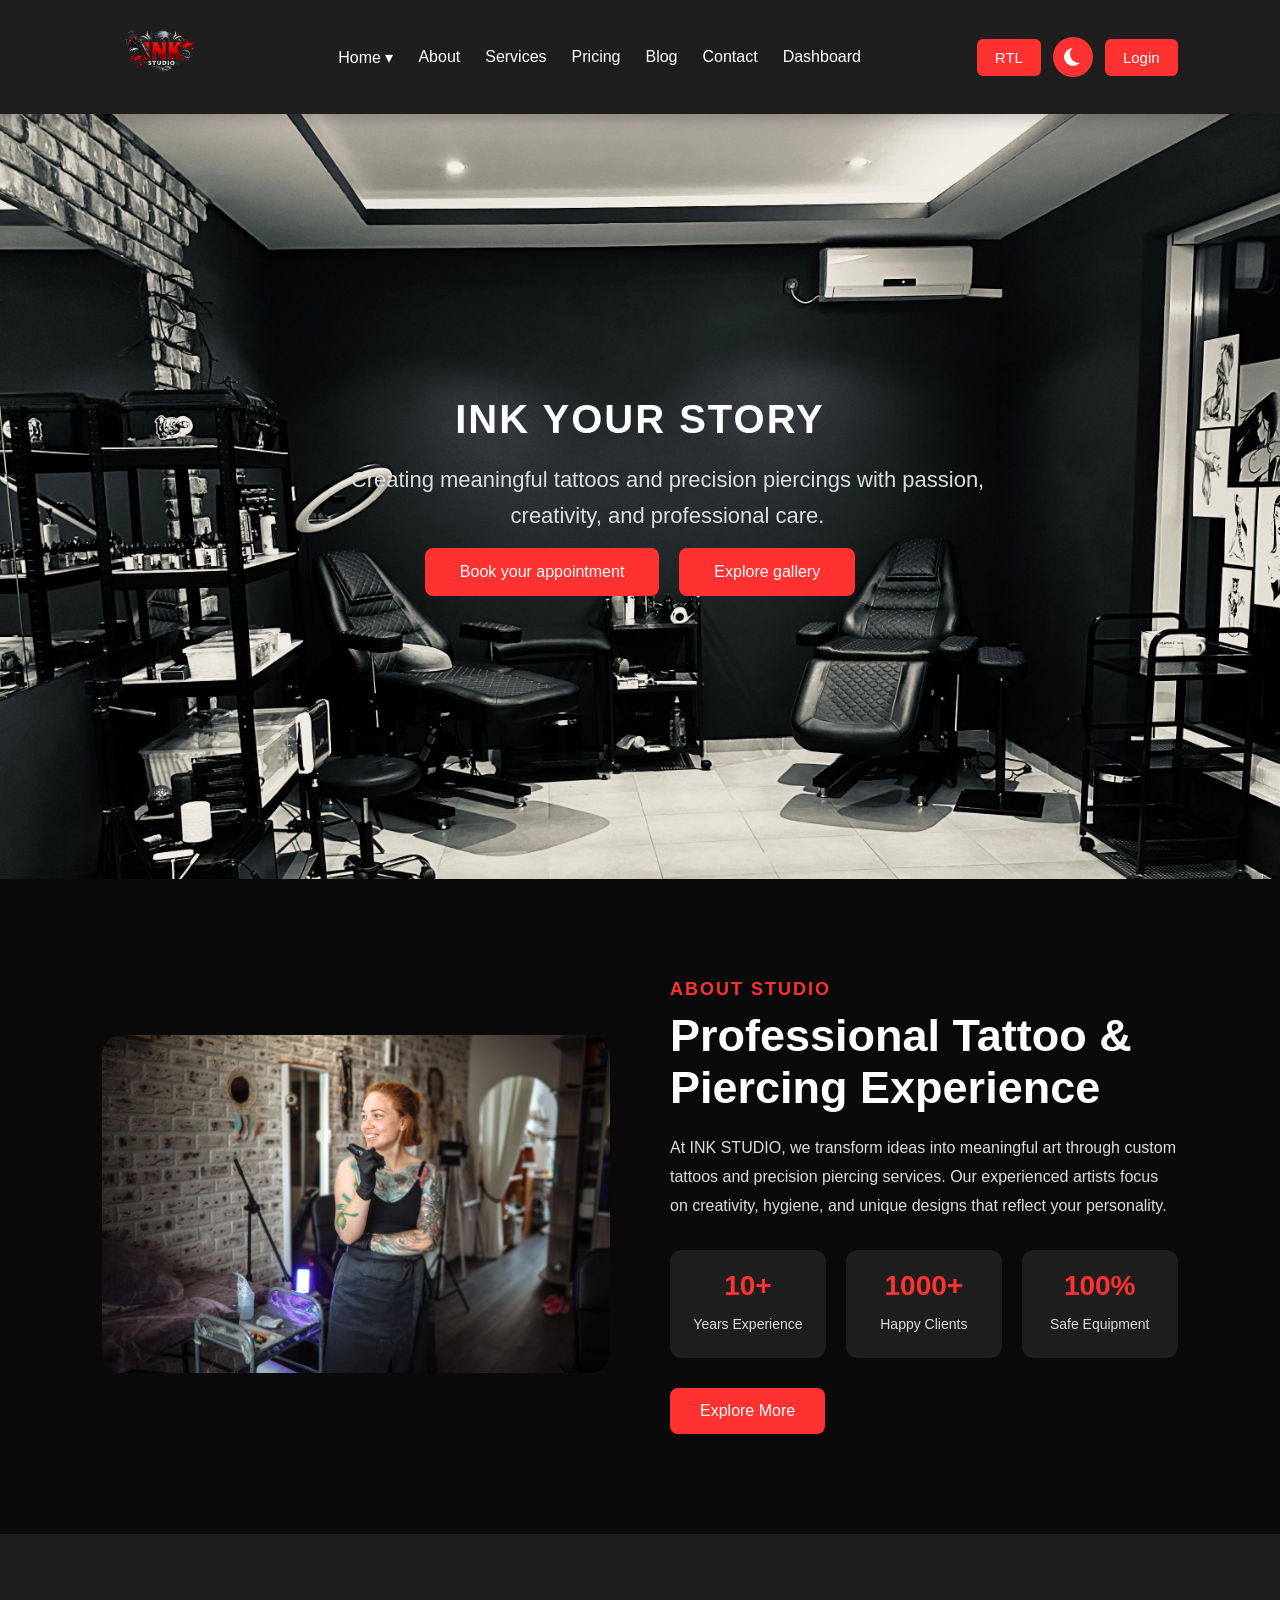
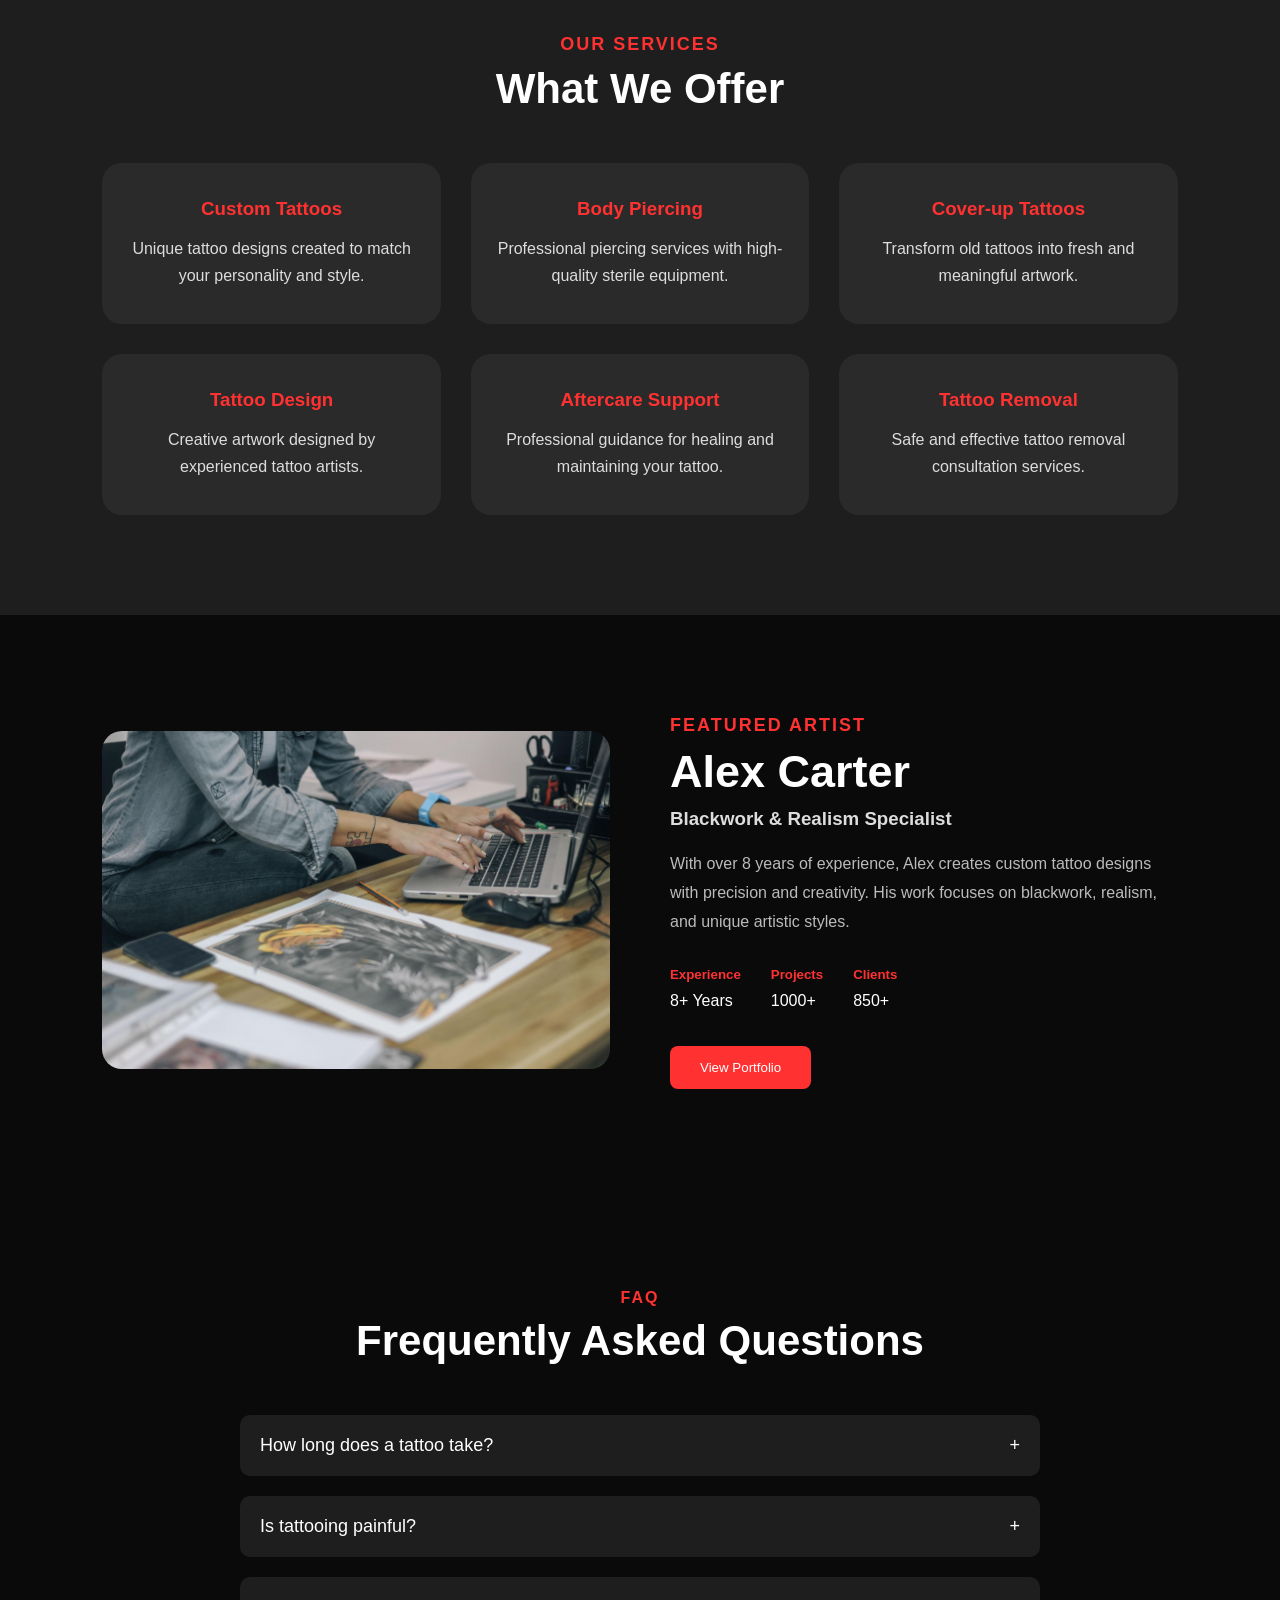
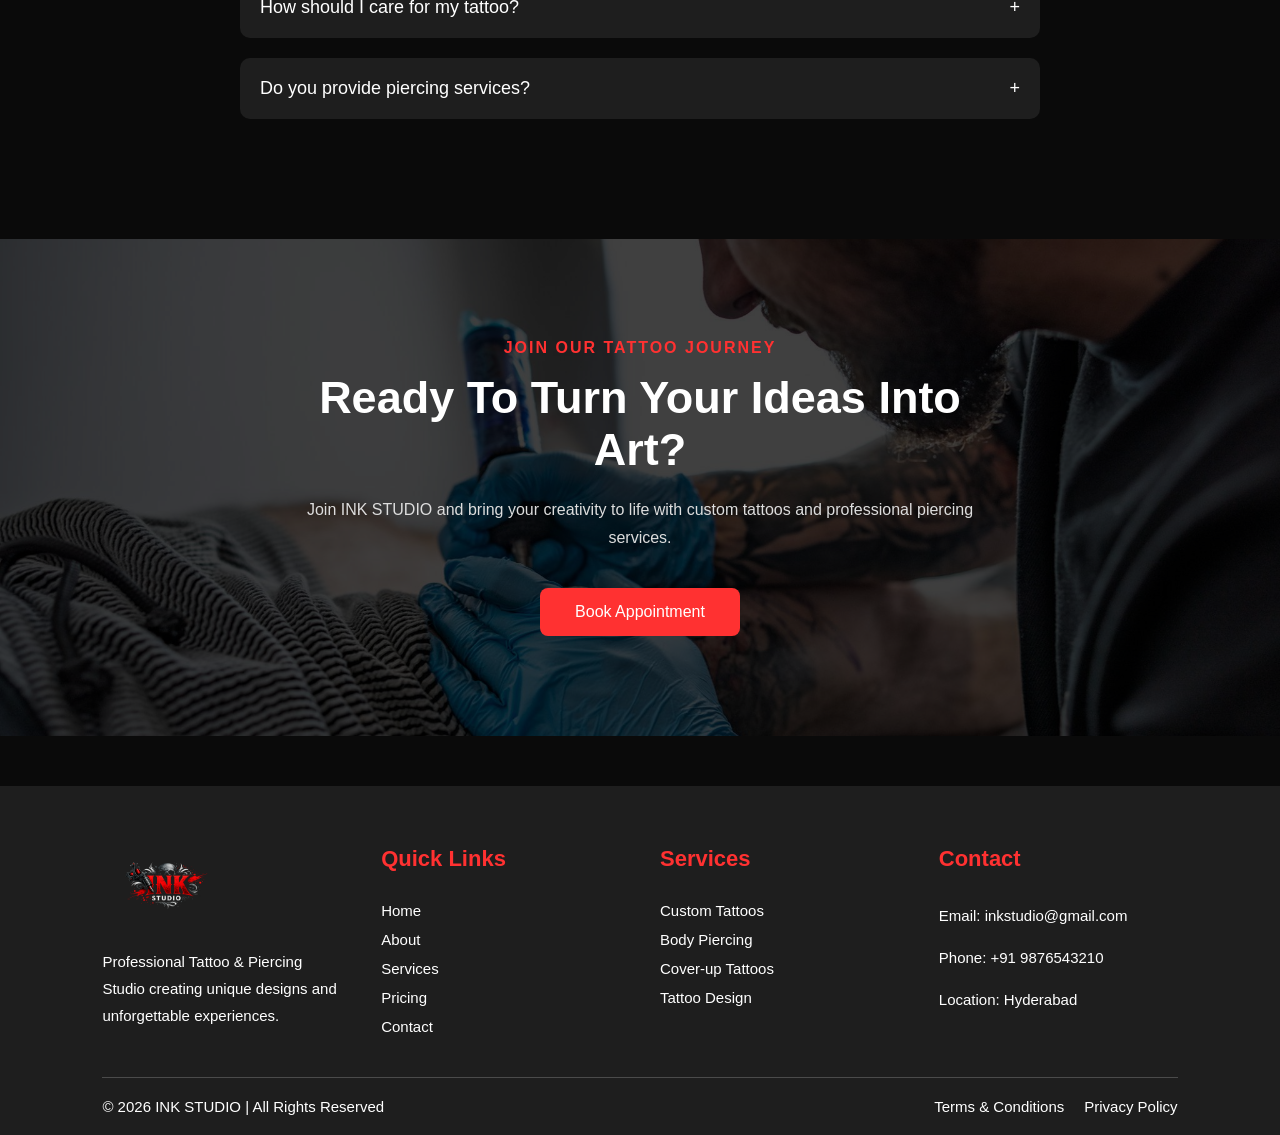
<file: index.html>
<!DOCTYPE html>
<html lang="en">
<head>
    <meta charset="UTF-8">
    <meta name="viewport" content="width=device-width, initial-scale=1.0">
    <title>tatto & piercing parlor</title>

    <link rel="stylesheet" href="index.css">
     <script src="index.js" defer></script>
</head>
<body>
 
  <nav class="navbar">

    <div class="logo">
      <img src="images/logo.png" alt="tatto">
    </div>

    <ul class="nav-links">

      <li class="dropdown">

        <a href="index.html">Home ▾</a>

        <div class="dropdown-menu">
          <a href="index.html">Home 1</a>
          <a href="home2.html">Home 2</a>
        </div>

      </li>

      <li><a href="about.html">About</a></li>
      <li><a href="services.html">Services</a></li>
      <li><a href="pricing.html">Pricing</a></li>
      <li><a href="blog.html">Blog</a></li>
      <li><a href="contact.html">Contact</a></li>
      <li><a href="dashboard.html">Dashboard</a></li>

         <li class="mobile-login-wrap">
<a href="login.html" class="mobile-login">Login</a>
</li>


    </ul>
 <div class="nav-buttons">

      <button class="btn" onclick="enableRTL()">RTL</button>
       <button class="logo-btn" type="button">
      <div class="moon"></div>
    </button>


   <button class="btn login-btn" onclick="openLoginPage()">
    Login
</button>

    </div>

     <div class="menu-btn" id="menuBtn">
        ☰
    </div>

</nav>

<section class="hero">

  <div class="hero-container">
   <h1>INK YOUR STORY</h1>
  <p>
Creating meaningful tattoos and precision piercings with passion, creativity, and professional care.
</p>

    <div class="hero-buttons">
    <button>Book your appointment</button>
    <button>Explore gallery</button>
  </div>
  </div>
</section>

<section class="about">

<div class="about-container">

<div class="about-image">

<img src="images/about.jpg" alt="Tattoo Studio">

</div>


<div class="about-content">

<h4>ABOUT STUDIO</h4>

<h2>
Professional Tattoo & Piercing Experience
</h2>

<p>

At INK STUDIO, we transform ideas into meaningful art through custom tattoos and precision piercing services. Our experienced artists focus on creativity, hygiene, and unique designs that reflect your personality.

</p>


<div class="about-details">

<div class="detail-box">

<h3>10+</h3>

<p>Years Experience</p>

</div>

<div class="detail-box">

<h3>1000+</h3>

<p>Happy Clients</p>

</div>

<div class="detail-box">

<h3>100%</h3>

<p>Safe Equipment</p>

</div>

</div>


<button>
Explore More
</button>

</div>

</div>

</section>

<section class="services">

<h4>OUR SERVICES</h4>

<h2>What We Offer</h2>

<div class="service-container">


<div class="service-card">

<h3>Custom Tattoos</h3>

<p>
Unique tattoo designs created to match your personality and style.
</p>

</div>


<div class="service-card">

<h3>Body Piercing</h3>

<p>
Professional piercing services with high-quality sterile equipment.
</p>

</div>


<div class="service-card">

<h3>Cover-up Tattoos</h3>

<p>
Transform old tattoos into fresh and meaningful artwork.
</p>

</div>


<div class="service-card">

<h3>Tattoo Design</h3>

<p>
Creative artwork designed by experienced tattoo artists.
</p>

</div>


<div class="service-card">

<h3>Aftercare Support</h3>

<p>
Professional guidance for healing and maintaining your tattoo.
</p>

</div>


<div class="service-card">

<h3>Tattoo Removal</h3>

<p>
Safe and effective tattoo removal consultation services.
</p>

</div>


</div>

</section>

<section class="artists">

<div class="artist-container animation">

<div class="artist-image">

<img src="images/featured.png" alt="artist">

</div>


<div class="artist-content">

<h4>FEATURED ARTIST</h4>

<h2>Alex Carter</h2>

<h3>Blackwork & Realism Specialist</h3>

<p>
With over 8 years of experience, Alex creates custom tattoo designs with precision and creativity. His work focuses on blackwork, realism, and unique artistic styles.
</p>


<div class="artist-info">

<div>

<h5>Experience</h5>

<p>8+ Years</p>

</div>

<div>

<h5>Projects</h5>

<p>1000+</p>

</div>

<div>

<h5>Clients</h5>

<p>850+</p>

</div>

</div>


<button>
View Portfolio
</button>

</div>

</div>

</section>

<section class="faq">

<h4>FAQ</h4>

<h2>Frequently Asked Questions</h2>

<div class="faq-container">

<div class="faq-box">

<button class="faq-question">

How long does a tattoo take?

<span>+</span>

</button>

<div class="faq-answer">

<p>
The time depends on the size and design of the tattoo. Small tattoos may take 30–60 minutes, while larger designs can take several hours.
</p>

</div>

</div>



<div class="faq-box">

<button class="faq-question">

Is tattooing painful?

<span>+</span>

</button>

<div class="faq-answer">

<p>
Pain levels vary depending on the body area and individual pain tolerance.
</p>

</div>

</div>



<div class="faq-box">

<button class="faq-question">

How should I care for my tattoo?

<span>+</span>

</button>

<div class="faq-answer">

<p>
Keep the tattoo clean, moisturized, and avoid direct sunlight during the healing period.
</p>

</div>

</div>



<div class="faq-box">

<button class="faq-question">

Do you provide piercing services?

<span>+</span>

</button>

<div class="faq-answer">

<p>
Yes, we provide professional piercing services using sterile equipment.
</p>

</div>

</div>

</div>

</section>

<section class="join">

<div class="join-container">

<h4>JOIN OUR TATTOO JOURNEY</h4>

<h2>
Ready To Turn Your Ideas Into Art?
</h2>

<p>

Join INK STUDIO and bring your creativity to life with custom tattoos and professional piercing services.

</p>

<button onclick="window.location.href='contact.html'">

Book Appointment

</button>

</div>

</section>

<footer class="footer">

<div class="footer-container">

<div class="footer-box">

<img src="images/logo.png" alt="logo">

<p>
Professional Tattoo & Piercing Studio creating unique designs and unforgettable experiences.
</p>

</div>


<div class="footer-box">

<h3>Quick Links</h3>

<ul>

<li><a href="index.html">Home</a></li>
<li><a href="about.html">About</a></li>
<li><a href="services.html">Services</a></li>
<li><a href="pricing.html">Pricing</a></li>
<li><a href="contact.html">Contact</a></li>

</ul>

</div>



<div class="footer-box">

<h3>Services</h3>

<ul>

<li>Custom Tattoos</li>
<li>Body Piercing</li>
<li>Cover-up Tattoos</li>
<li>Tattoo Design</li>

</ul>

</div>



<div class="footer-box">

<h3>Contact</h3>

<p>Email: inkstudio@gmail.com</p>

<p>Phone: +91 9876543210</p>

<p>Location: Hyderabad</p>

</div>

</div>


<div class="footer-bottom">

<p>
© 2026 INK STUDIO | All Rights Reserved
</p>

<div class="footer-policy">

<a href="terms.html">
Terms & Conditions
</a>

<a href="privacy.html">
Privacy Policy
</a>

</div>

</div>

</footer>

</body>
</html>
</file>
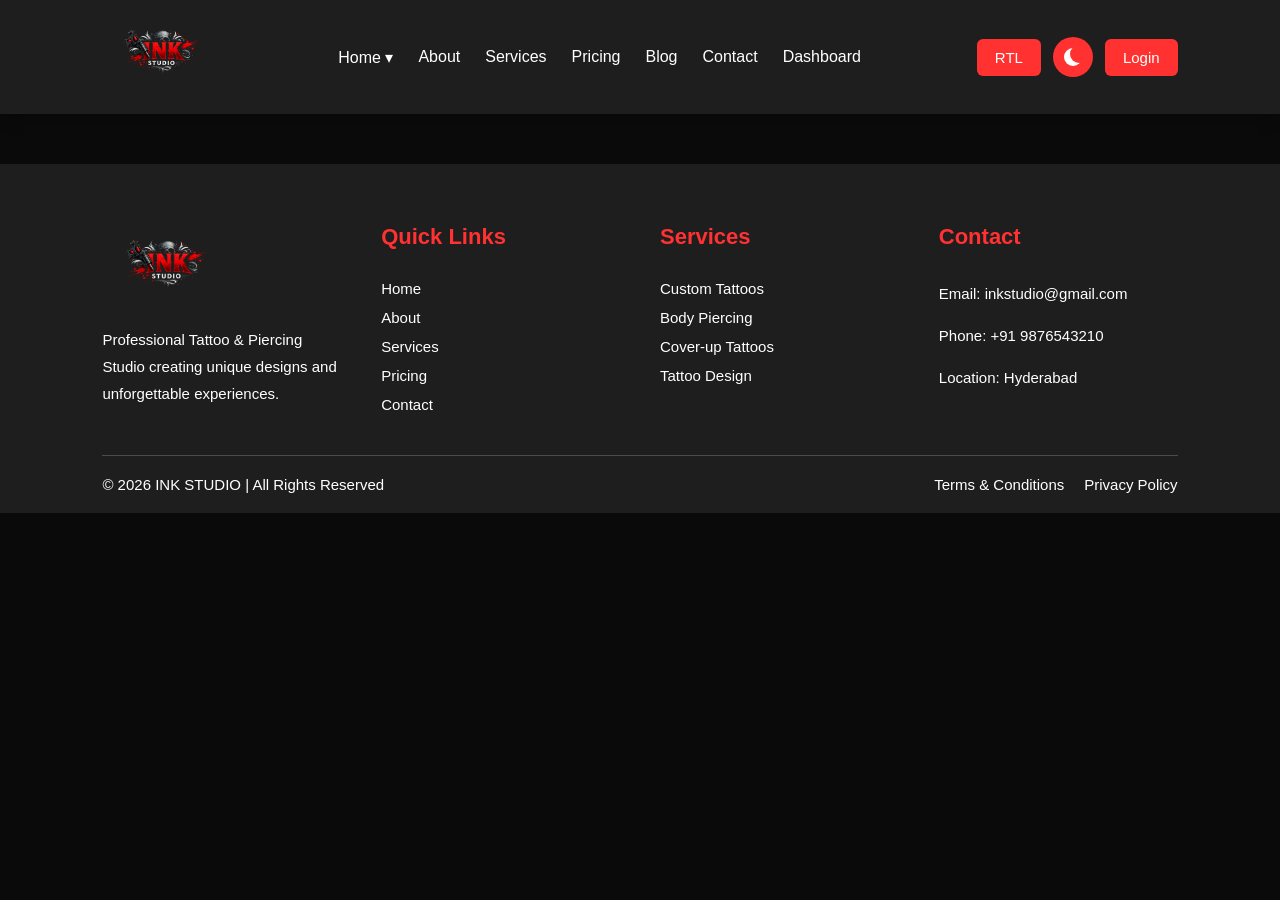
<file: about.html>
<!DOCTYPE html>
<html lang="en">
<head>
    <meta charset="UTF-8">
    <meta name="viewport" content="width=device-width, initial-scale=1.0">
    <title>tatto & piercing parlor</title>

    <link rel="stylesheet" href="index.css">
     <script src="index.js" defer></script>
</head>
<body>
 
  <nav class="navbar">

    <div class="logo">
      <img src="images/logo.png" alt="tatto">
    </div>

    <ul class="nav-links">

      <li class="dropdown">

        <a href="index.html">Home ▾</a>

        <div class="dropdown-menu">
          <a href="index.html">Home 1</a>
          <a href="home2.html">Home 2</a>
        </div>

      </li>

      <li><a href="about.html">About</a></li>
      <li><a href="services.html">Services</a></li>
      <li><a href="pricing.html">Pricing</a></li>
      <li><a href="blog.html">Blog</a></li>
      <li><a href="contact.html">Contact</a></li>
      <li><a href="dashboard.html">Dashboard</a></li>

         <li class="mobile-login-wrap">
<a href="login.html" class="mobile-login">Login</a>
</li>


    </ul>
 <div class="nav-buttons">

      <button class="btn" onclick="enableRTL()">RTL</button>
       <button class="logo-btn" type="button">
      <div class="moon"></div>
    </button>


   <button class="btn login-btn" onclick="openLoginPage()">
    Login
</button>

    </div>

     <div class="menu-btn" id="menuBtn">
        ☰
    </div>

</nav>

<footer class="footer">

<div class="footer-container">

<div class="footer-box">

<img src="images/logo.png" alt="logo">

<p>
Professional Tattoo & Piercing Studio creating unique designs and unforgettable experiences.
</p>

</div>


<div class="footer-box">

<h3>Quick Links</h3>

<ul>

<li><a href="index.html">Home</a></li>
<li><a href="about.html">About</a></li>
<li><a href="services.html">Services</a></li>
<li><a href="pricing.html">Pricing</a></li>
<li><a href="contact.html">Contact</a></li>

</ul>

</div>



<div class="footer-box">

<h3>Services</h3>

<ul>

<li>Custom Tattoos</li>
<li>Body Piercing</li>
<li>Cover-up Tattoos</li>
<li>Tattoo Design</li>

</ul>

</div>



<div class="footer-box">

<h3>Contact</h3>

<p>Email: inkstudio@gmail.com</p>

<p>Phone: +91 9876543210</p>

<p>Location: Hyderabad</p>

</div>

</div>


<div class="footer-bottom">

<p>
© 2026 INK STUDIO | All Rights Reserved
</p>

<div class="footer-policy">

<a href="terms.html">
Terms & Conditions
</a>

<a href="privacy.html">
Privacy Policy
</a>

</div>

</div>

</footer>

</body>
</html>
</file>
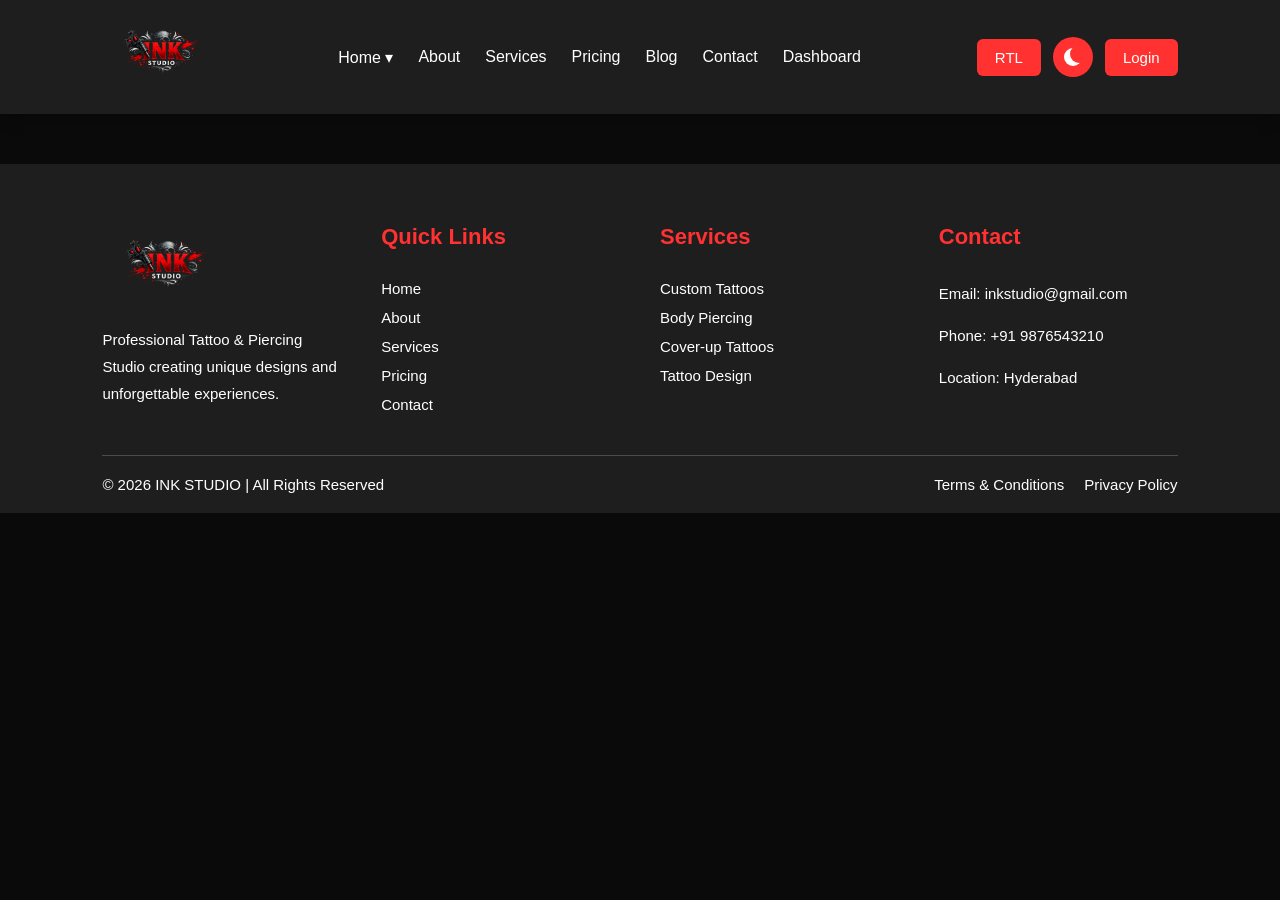
<file: blog.html>
<!DOCTYPE html>
<html lang="en">
<head>
    <meta charset="UTF-8">
    <meta name="viewport" content="width=device-width, initial-scale=1.0">
    <title>tatto & piercing parlor</title>

    <link rel="stylesheet" href="blog.css">
     <script src="blog.js" defer></script>
</head>
<body>
 
  <nav class="navbar">

    <div class="logo">
      <img src="images/logo.png" alt="tatto">
    </div>

    <ul class="nav-links">

      <li class="dropdown">

        <a href="index.html">Home ▾</a>

        <div class="dropdown-menu">
          <a href="index.html">Home 1</a>
          <a href="home2.html">Home 2</a>
        </div>

      </li>

      <li><a href="about.html">About</a></li>
      <li><a href="services.html">Services</a></li>
      <li><a href="pricing.html">Pricing</a></li>
      <li><a href="blog.html">Blog</a></li>
      <li><a href="contact.html">Contact</a></li>
      <li><a href="dashboard.html">Dashboard</a></li>

         <li class="mobile-login-wrap">
<a href="login.html" class="mobile-login">Login</a>
</li>


    </ul>
 <div class="nav-buttons">

      <button class="btn" onclick="enableRTL()">RTL</button>
       <button class="logo-btn" type="button">
      <div class="moon"></div>
    </button>


   <button class="btn login-btn" onclick="openLoginPage()">
    Login
</button>

    </div>

     <div class="menu-btn" id="menuBtn">
        ☰
    </div>

</nav>

<footer class="footer">

<div class="footer-container">

<div class="footer-box">

<img src="images/logo.png" alt="logo">

<p>
Professional Tattoo & Piercing Studio creating unique designs and unforgettable experiences.
</p>

</div>


<div class="footer-box">

<h3>Quick Links</h3>

<ul>

<li><a href="index.html">Home</a></li>
<li><a href="about.html">About</a></li>
<li><a href="services.html">Services</a></li>
<li><a href="pricing.html">Pricing</a></li>
<li><a href="contact.html">Contact</a></li>

</ul>

</div>



<div class="footer-box">

<h3>Services</h3>

<ul>

<li>Custom Tattoos</li>
<li>Body Piercing</li>
<li>Cover-up Tattoos</li>
<li>Tattoo Design</li>

</ul>

</div>



<div class="footer-box">

<h3>Contact</h3>

<p>Email: inkstudio@gmail.com</p>

<p>Phone: +91 9876543210</p>

<p>Location: Hyderabad</p>

</div>

</div>


<div class="footer-bottom">

<p>
© 2026 INK STUDIO | All Rights Reserved
</p>

<div class="footer-policy">

<a href="terms.html">
Terms & Conditions
</a>

<a href="privacy.html">
Privacy Policy
</a>

</div>

</div>

</footer>

</body>
</html>
</file>
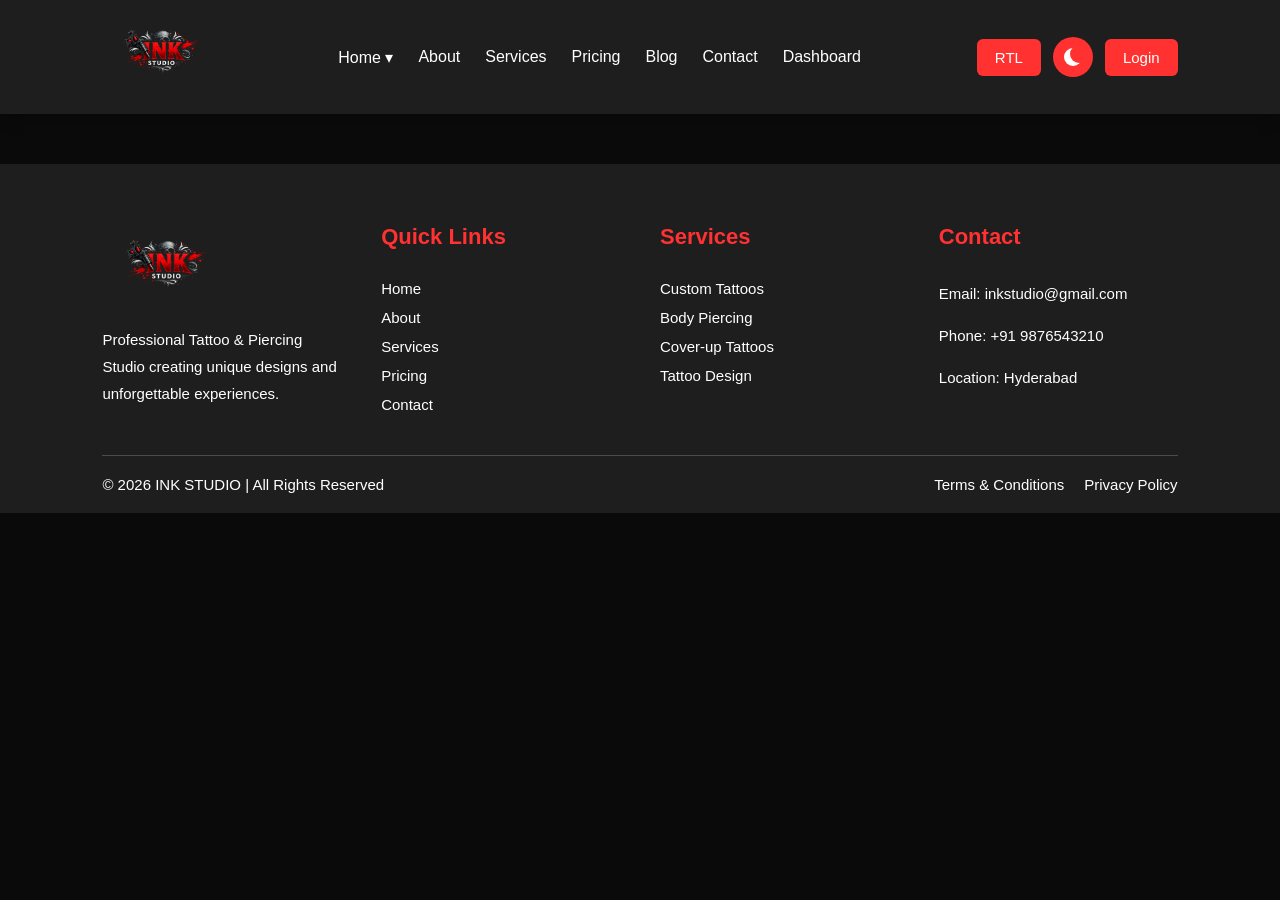
<file: contact.html>
<!DOCTYPE html>
<html lang="en">
<head>
    <meta charset="UTF-8">
    <meta name="viewport" content="width=device-width, initial-scale=1.0">
    <title>tatto & piercing parlor</title>

    <link rel="stylesheet" href="contact.css">
     <script src="contact.js" defer></script>
</head>
<body>
 
  <nav class="navbar">

    <div class="logo">
      <img src="images/logo.png" alt="tatto">
    </div>

    <ul class="nav-links">

      <li class="dropdown">

        <a href="index.html">Home ▾</a>

        <div class="dropdown-menu">
          <a href="index.html">Home 1</a>
          <a href="home2.html">Home 2</a>
        </div>

      </li>

      <li><a href="about.html">About</a></li>
      <li><a href="services.html">Services</a></li>
      <li><a href="pricing.html">Pricing</a></li>
      <li><a href="blog.html">Blog</a></li>
      <li><a href="contact.html">Contact</a></li>
      <li><a href="dashboard.html">Dashboard</a></li>

         <li class="mobile-login-wrap">
<a href="login.html" class="mobile-login">Login</a>
</li>


    </ul>
 <div class="nav-buttons">

      <button class="btn" onclick="enableRTL()">RTL</button>
       <button class="logo-btn" type="button">
      <div class="moon"></div>
    </button>


   <button class="btn login-btn" onclick="openLoginPage()">
    Login
</button>

    </div>

     <div class="menu-btn" id="menuBtn">
        ☰
    </div>

</nav>

<footer class="footer">

<div class="footer-container">

<div class="footer-box">

<img src="images/logo.png" alt="logo">

<p>
Professional Tattoo & Piercing Studio creating unique designs and unforgettable experiences.
</p>

</div>


<div class="footer-box">

<h3>Quick Links</h3>

<ul>

<li><a href="index.html">Home</a></li>
<li><a href="about.html">About</a></li>
<li><a href="services.html">Services</a></li>
<li><a href="pricing.html">Pricing</a></li>
<li><a href="contact.html">Contact</a></li>

</ul>

</div>



<div class="footer-box">

<h3>Services</h3>

<ul>

<li>Custom Tattoos</li>
<li>Body Piercing</li>
<li>Cover-up Tattoos</li>
<li>Tattoo Design</li>

</ul>

</div>



<div class="footer-box">

<h3>Contact</h3>

<p>Email: inkstudio@gmail.com</p>

<p>Phone: +91 9876543210</p>

<p>Location: Hyderabad</p>

</div>

</div>


<div class="footer-bottom">

<p>
© 2026 INK STUDIO | All Rights Reserved
</p>

<div class="footer-policy">

<a href="terms.html">
Terms & Conditions
</a>

<a href="privacy.html">
Privacy Policy
</a>

</div>

</div>

</footer>

</body>
</html>
</file>
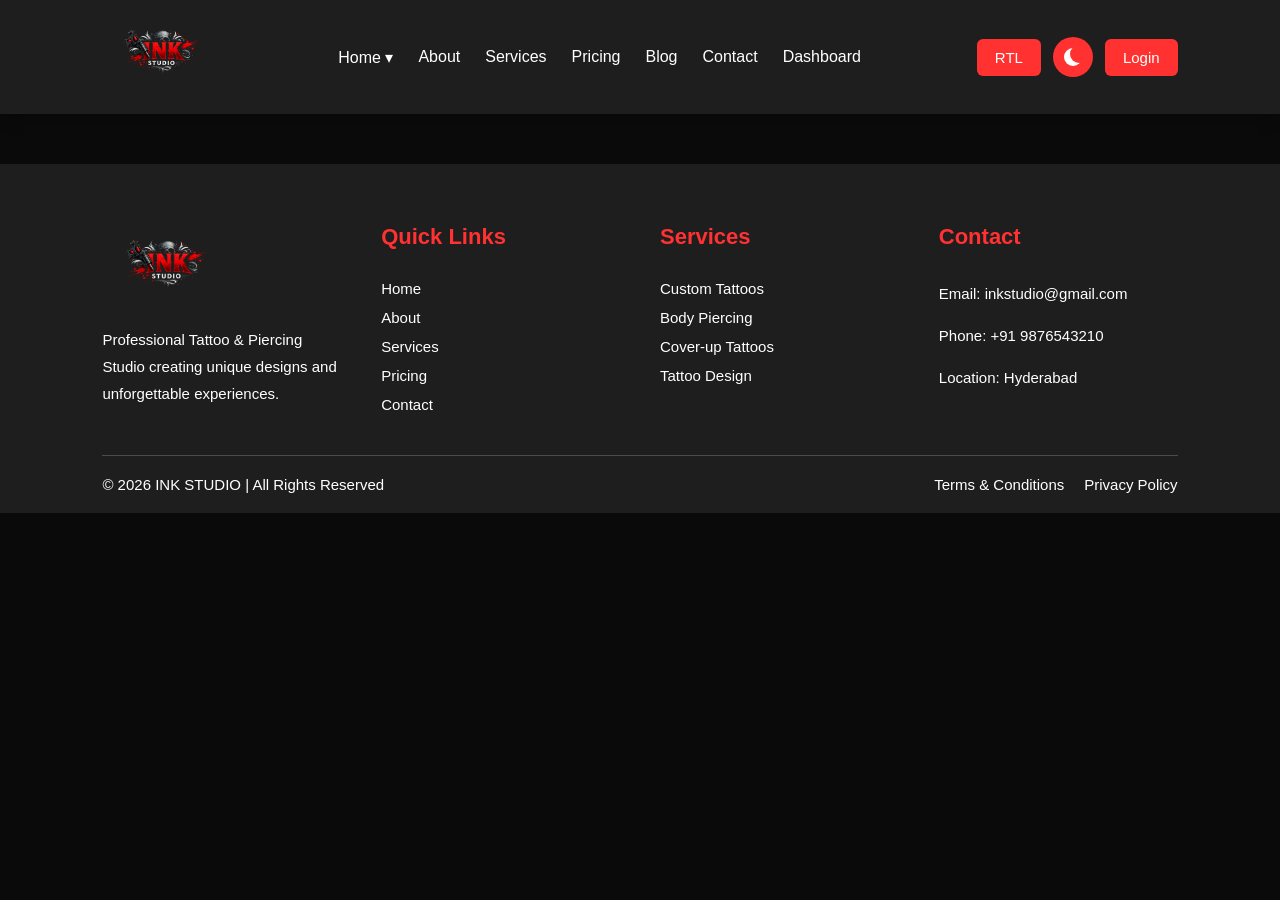
<file: home2.html>
<!DOCTYPE html>
<html lang="en">
<head>
    <meta charset="UTF-8">
    <meta name="viewport" content="width=device-width, initial-scale=1.0">
    <title>tatto & piercing parlor</title>

    <link rel="stylesheet" href="home2.css">
     <script src="home2.js" defer></script>
</head>
<body>
 
  <nav class="navbar">

    <div class="logo">
      <img src="images/logo.png" alt="tatto">
    </div>

    <ul class="nav-links">

      <li class="dropdown">

        <a href="index.html">Home ▾</a>

        <div class="dropdown-menu">
          <a href="index.html">Home 1</a>
          <a href="home2.html">Home 2</a>
        </div>

      </li>

      <li><a href="about.html">About</a></li>
      <li><a href="services.html">Services</a></li>
      <li><a href="pricing.html">Pricing</a></li>
      <li><a href="blog.html">Blog</a></li>
      <li><a href="contact.html">Contact</a></li>
      <li><a href="dashboard.html">Dashboard</a></li>

         <li class="mobile-login-wrap">
<a href="login.html" class="mobile-login">Login</a>
</li>


    </ul>
 <div class="nav-buttons">

      <button class="btn" onclick="enableRTL()">RTL</button>
       <button class="logo-btn" type="button">
      <div class="moon"></div>
    </button>


   <button class="btn login-btn" onclick="openLoginPage()">
    Login
</button>

    </div>

     <div class="menu-btn" id="menuBtn">
        ☰
    </div>

</nav>

<footer class="footer">

<div class="footer-container">

<div class="footer-box">

<img src="images/logo.png" alt="logo">

<p>
Professional Tattoo & Piercing Studio creating unique designs and unforgettable experiences.
</p>

</div>


<div class="footer-box">

<h3>Quick Links</h3>

<ul>

<li><a href="index.html">Home</a></li>
<li><a href="about.html">About</a></li>
<li><a href="services.html">Services</a></li>
<li><a href="pricing.html">Pricing</a></li>
<li><a href="contact.html">Contact</a></li>

</ul>

</div>



<div class="footer-box">

<h3>Services</h3>

<ul>

<li>Custom Tattoos</li>
<li>Body Piercing</li>
<li>Cover-up Tattoos</li>
<li>Tattoo Design</li>

</ul>

</div>



<div class="footer-box">

<h3>Contact</h3>

<p>Email: inkstudio@gmail.com</p>

<p>Phone: +91 9876543210</p>

<p>Location: Hyderabad</p>

</div>

</div>


<div class="footer-bottom">

<p>
© 2026 INK STUDIO | All Rights Reserved
</p>

<div class="footer-policy">

<a href="terms.html">
Terms & Conditions
</a>

<a href="privacy.html">
Privacy Policy
</a>

</div>

</div>

</footer>

</body>
</html>
</file>
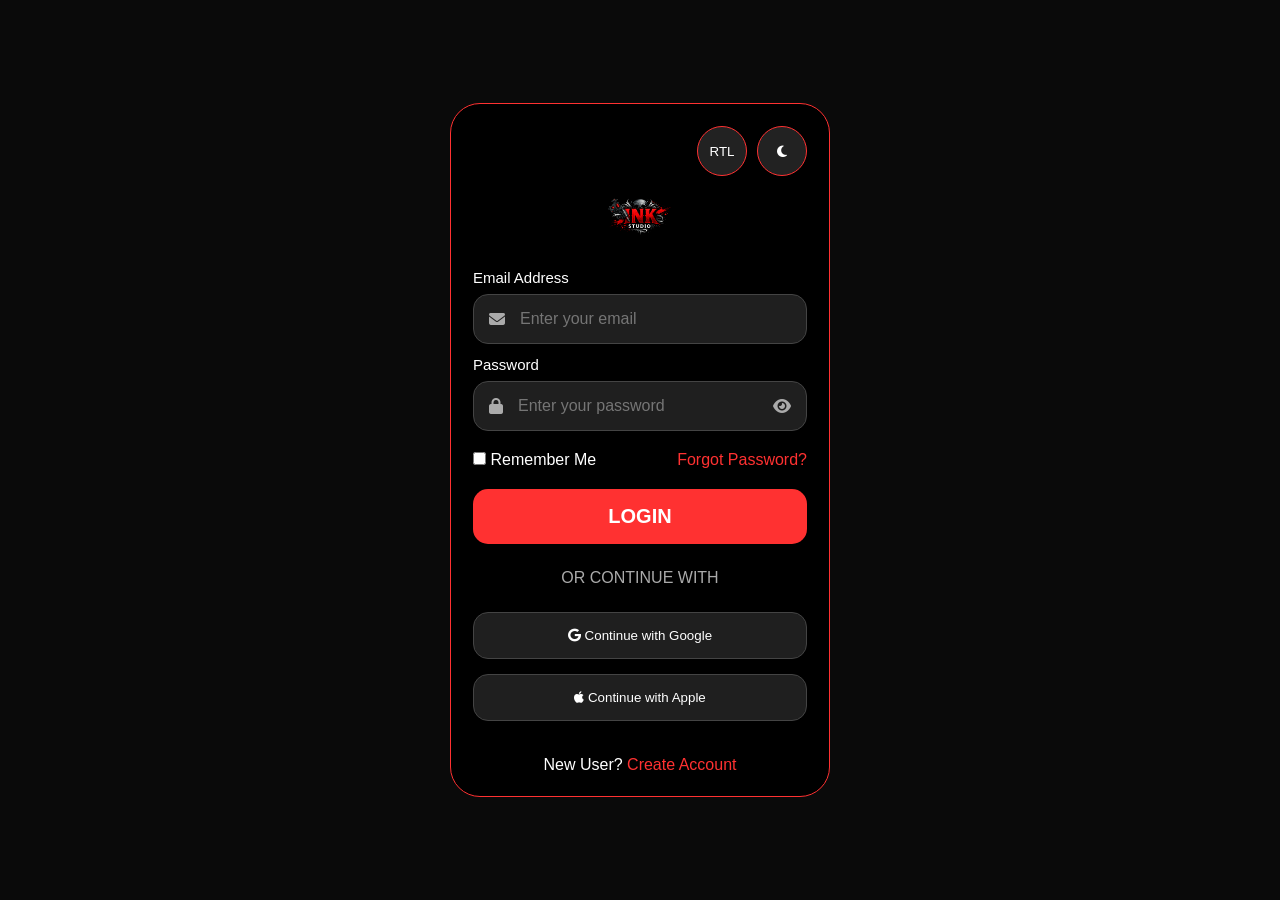
<file: login.html>
<!DOCTYPE html>
<html lang="en">
<head>
<meta charset="UTF-8">
<meta name="viewport" content="width=device-width, initial-scale=1.0">

<title>tatto & piercing parlor</title>

<link rel="stylesheet"
href="login.css">
<link rel="stylesheet"
href="https://cdnjs.cloudflare.com/ajax/libs/font-awesome/6.5.2/css/all.min.css">
 <script src="login.js" defer></script>

</head>

<body>
    
<div class="login-container">

<div class="top-buttons">

<button class="rtl-btn" onclick="enableRTL()">
RTL
</button>

<button class="theme-btn">
<i class="fa-solid fa-moon"></i>
</button>

</div>

<div class="logo">
<a href="index.html">
<img src="images/logo.png" alt="logo"></a>

</div>

<form>

<label>Email Address</label>

<div class="input-box">

<i class="fa-solid fa-envelope"></i>

<input type="email"
placeholder="Enter your email">

</div>


<label>Password</label>

<div class="input-box">

<i class="fa-solid fa-lock"></i>

<input type="password"
id="password"
placeholder="Enter your password">

<i class="fa-solid fa-eye eye"
onclick="togglePassword()"></i>

</div>


<div class="remember">

<div>
<input type="checkbox">
Remember Me
</div>

<a href="#">
Forgot Password?
</a>

</div>

<button class="login-btn">
LOGIN
</button>

</form>


<div class="line">

<span>OR CONTINUE WITH</span>

</div>


<button class="social-btn">

<i class="fa-brands fa-google"></i>

Continue with Google

</button>


<button class="social-btn">

<i class="fa-brands fa-apple"></i>

Continue with Apple

</button>


<p class="signup-text">

New User?

<a href="signup.html">

Create Account

</a>

</p>

</div>
</body>
</html>
</file>
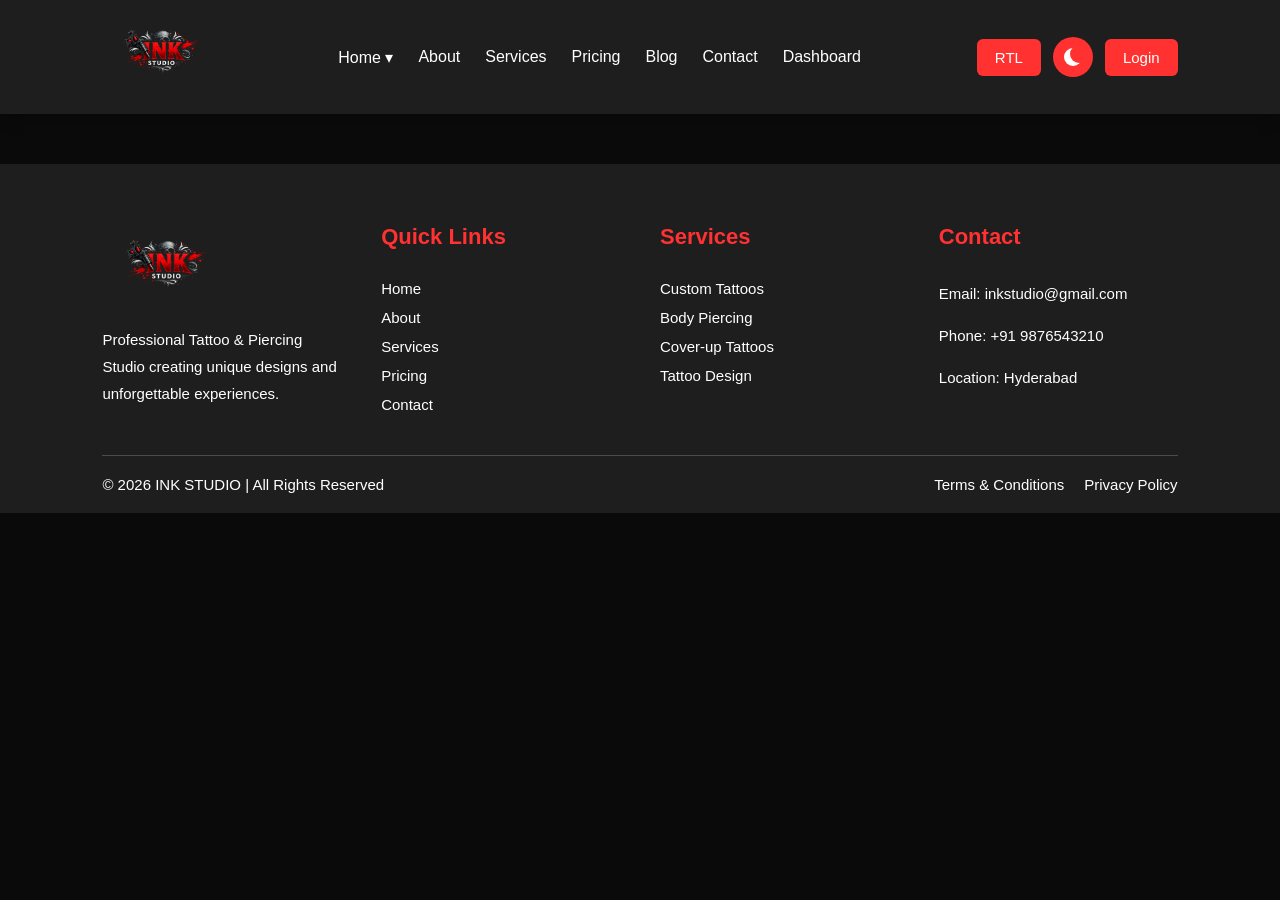
<file: pricing.html>
<!DOCTYPE html>
<html lang="en">
<head>
    <meta charset="UTF-8">
    <meta name="viewport" content="width=device-width, initial-scale=1.0">
    <title>tatto & piercing parlor</title>

    <link rel="stylesheet" href="pricing.css">
     <script src="pricing.js" defer></script>
</head>
<body>
 
  <nav class="navbar">

    <div class="logo">
      <img src="images/logo.png" alt="tatto">
    </div>

    <ul class="nav-links">

      <li class="dropdown">

        <a href="index.html">Home ▾</a>

        <div class="dropdown-menu">
          <a href="index.html">Home 1</a>
          <a href="home2.html">Home 2</a>
        </div>

      </li>

      <li><a href="about.html">About</a></li>
      <li><a href="services.html">Services</a></li>
      <li><a href="pricing.html">Pricing</a></li>
      <li><a href="blog.html">Blog</a></li>
      <li><a href="contact.html">Contact</a></li>
      <li><a href="dashboard.html">Dashboard</a></li>

         <li class="mobile-login-wrap">
<a href="login.html" class="mobile-login">Login</a>
</li>


    </ul>
 <div class="nav-buttons">

      <button class="btn" onclick="enableRTL()">RTL</button>
       <button class="logo-btn" type="button">
      <div class="moon"></div>
    </button>


   <button class="btn login-btn" onclick="openLoginPage()">
    Login
</button>

    </div>

     <div class="menu-btn" id="menuBtn">
        ☰
    </div>

</nav>

<footer class="footer">

<div class="footer-container">

<div class="footer-box">

<img src="images/logo.png" alt="logo">

<p>
Professional Tattoo & Piercing Studio creating unique designs and unforgettable experiences.
</p>

</div>


<div class="footer-box">

<h3>Quick Links</h3>

<ul>

<li><a href="index.html">Home</a></li>
<li><a href="about.html">About</a></li>
<li><a href="services.html">Services</a></li>
<li><a href="pricing.html">Pricing</a></li>
<li><a href="contact.html">Contact</a></li>

</ul>

</div>



<div class="footer-box">

<h3>Services</h3>

<ul>

<li>Custom Tattoos</li>
<li>Body Piercing</li>
<li>Cover-up Tattoos</li>
<li>Tattoo Design</li>

</ul>

</div>



<div class="footer-box">

<h3>Contact</h3>

<p>Email: inkstudio@gmail.com</p>

<p>Phone: +91 9876543210</p>

<p>Location: Hyderabad</p>

</div>

</div>


<div class="footer-bottom">

<p>
© 2026 INK STUDIO | All Rights Reserved
</p>

<div class="footer-policy">

<a href="terms.html">
Terms & Conditions
</a>

<a href="privacy.html">
Privacy Policy
</a>

</div>

</div>

</footer>

</body>
</html>
</file>
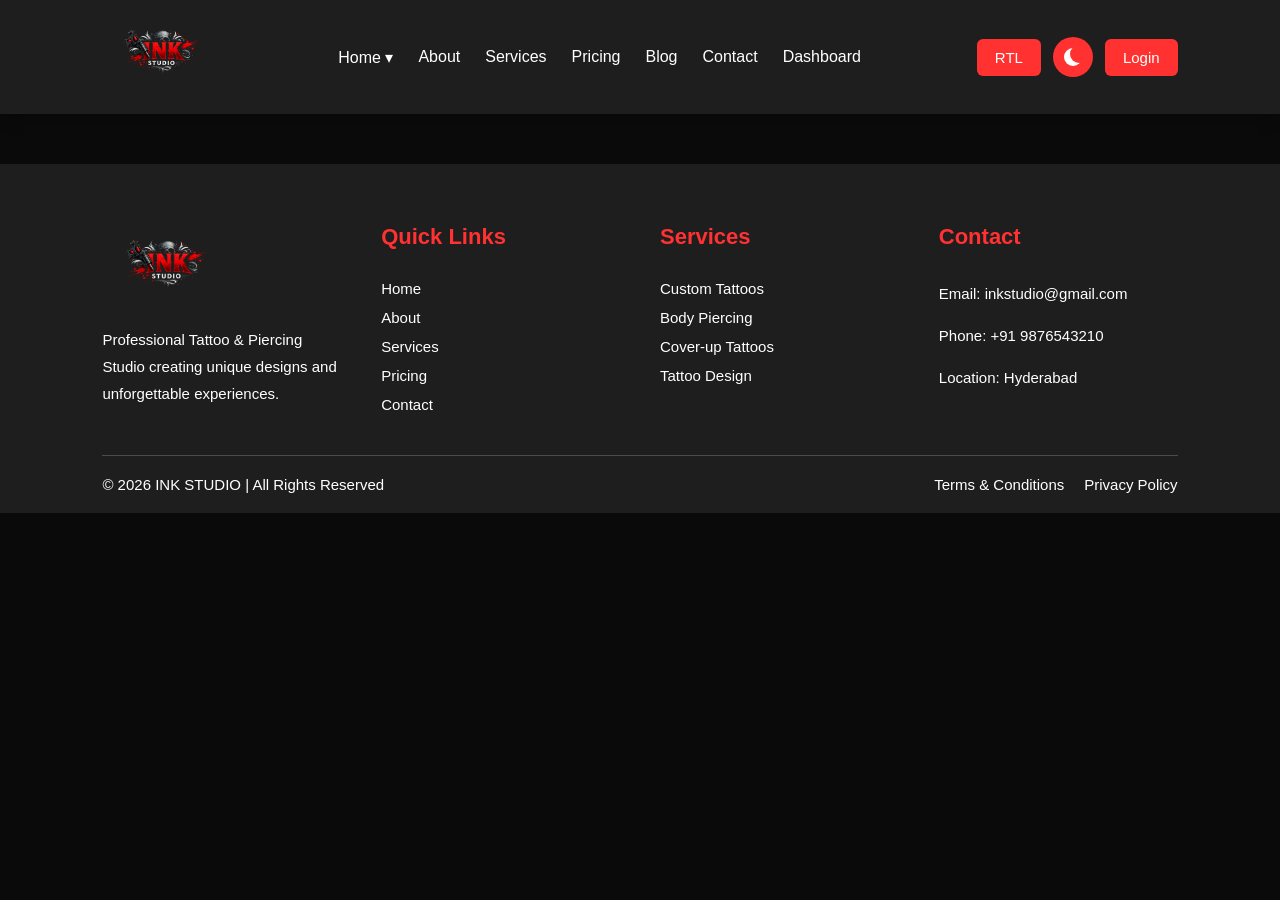
<file: services.html>
<!DOCTYPE html>
<html lang="en">
<head>
    <meta charset="UTF-8">
    <meta name="viewport" content="width=device-width, initial-scale=1.0">
    <title>tatto & piercing parlor</title>

    <link rel="stylesheet" href="services.css">
     <script src="services.js" defer></script>
</head>
<body>
 
  <nav class="navbar">

    <div class="logo">
      <img src="images/logo.png" alt="tatto">
    </div>

    <ul class="nav-links">

      <li class="dropdown">

        <a href="index.html">Home ▾</a>

        <div class="dropdown-menu">
          <a href="index.html">Home 1</a>
          <a href="home2.html">Home 2</a>
        </div>

      </li>

      <li><a href="about.html">About</a></li>
      <li><a href="services.html">Services</a></li>
      <li><a href="pricing.html">Pricing</a></li>
      <li><a href="blog.html">Blog</a></li>
      <li><a href="contact.html">Contact</a></li>
      <li><a href="dashboard.html">Dashboard</a></li>

         <li class="mobile-login-wrap">
<a href="login.html" class="mobile-login">Login</a>
</li>


    </ul>
 <div class="nav-buttons">

      <button class="btn" onclick="enableRTL()">RTL</button>
       <button class="logo-btn" type="button">
      <div class="moon"></div>
    </button>


   <button class="btn login-btn" onclick="openLoginPage()">
    Login
</button>

    </div>

     <div class="menu-btn" id="menuBtn">
        ☰
    </div>

</nav>

<footer class="footer">

<div class="footer-container">

<div class="footer-box">

<img src="images/logo.png" alt="logo">

<p>
Professional Tattoo & Piercing Studio creating unique designs and unforgettable experiences.
</p>

</div>


<div class="footer-box">

<h3>Quick Links</h3>

<ul>

<li><a href="index.html">Home</a></li>
<li><a href="about.html">About</a></li>
<li><a href="services.html">Services</a></li>
<li><a href="pricing.html">Pricing</a></li>
<li><a href="contact.html">Contact</a></li>

</ul>

</div>



<div class="footer-box">

<h3>Services</h3>

<ul>

<li>Custom Tattoos</li>
<li>Body Piercing</li>
<li>Cover-up Tattoos</li>
<li>Tattoo Design</li>

</ul>

</div>



<div class="footer-box">

<h3>Contact</h3>

<p>Email: inkstudio@gmail.com</p>

<p>Phone: +91 9876543210</p>

<p>Location: Hyderabad</p>

</div>

</div>


<div class="footer-bottom">

<p>
© 2026 INK STUDIO | All Rights Reserved
</p>

<div class="footer-policy">

<a href="terms.html">
Terms & Conditions
</a>

<a href="privacy.html">
Privacy Policy
</a>

</div>

</div>

</footer>

</body>
</html>
</file>
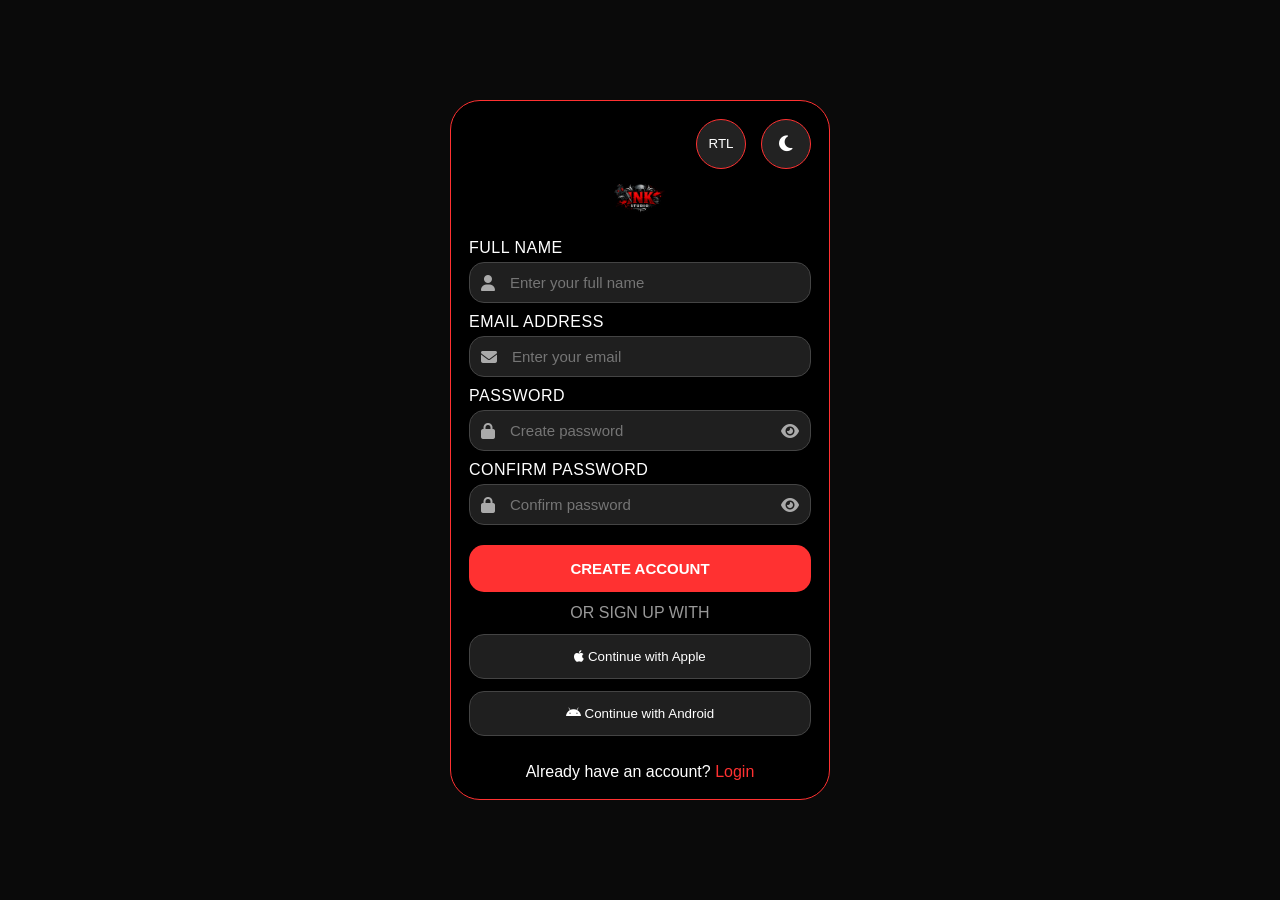
<file: signup.html>
<!DOCTYPE html>
<html lang="en">
<head>
<meta charset="UTF-8">
<meta name="viewport" content="width=device-width, initial-scale=1.0">

<title>tatto & piercing parlor</title>

<link rel="stylesheet"
href="signup.css">
<link rel="stylesheet"
href="https://cdnjs.cloudflare.com/ajax/libs/font-awesome/6.5.2/css/all.min.css">
 <script src="signup.js" defer></script>



 </head>
 <body>
    <div class="signup-container">

<div class="top-buttons">

<button class="rtl-btn" onclick="enableRTL()">
RTL
</button>

<button class="theme-btn">
<i class="fa-solid fa-moon"></i>
</button>

</div>


<div class="logo">

<a href="index.html">

<img src="images/logo.png" alt="logo">

</a>

</div>


<form>

<label>FULL NAME</label>

<div class="input-box">

<i class="fa-solid fa-user"></i>

<input type="text"
placeholder="Enter your full name">

</div>



<label>EMAIL ADDRESS</label>

<div class="input-box">

<i class="fa-solid fa-envelope"></i>

<input type="email"
placeholder="Enter your email">

</div>



<label>PASSWORD</label>

<div class="input-box">

<i class="fa-solid fa-lock"></i>

<input type="password"
id="password"
placeholder="Create password">

<i class="fa-solid fa-eye eye"
onclick="togglePassword('password')"></i>

</div>



<label>CONFIRM PASSWORD</label>

<div class="input-box">

<i class="fa-solid fa-lock"></i>

<input type="password"
id="confirmPassword"
placeholder="Confirm password">

<i class="fa-solid fa-eye eye"
onclick="togglePassword('confirmPassword')"></i>

</div>


<button class="signup-btn">

CREATE ACCOUNT

</button>

</form>


<div class="line">

<span>OR SIGN UP WITH</span>

</div>


<button class="social-btn">

<i class="fa-brands fa-apple"></i>

Continue with Apple

</button>


<button class="social-btn">

<i class="fa-brands fa-android"></i>

Continue with Android

</button>


<p class="login-text">

Already have an account?

<a href="login.html">

Login

</a>

</p>

</div>
 </body>
 </html>
</file>
<file: index.css>
:root{

--primary:#FF3131;
--secondary:#1E1E1E;
--background:#0A0A0A;
--white:#ffffff;
--gray:#b3b3b3;
--light:#f2f2f2;

}

*{
margin:0;
padding:0;
box-sizing:border-box;
font-family:Arial,sans-serif;
}

body{
background:var(--background);
transition:.4s;
}

.navbar{

display:flex;
justify-content:space-between;
align-items:center;

padding:15px 8%;

background:var(--secondary);

position:sticky;

top:0;

z-index:1000;

box-shadow:0 5px 15px rgba(0,0,0,.2);

}

.logo img{
width:120px;
cursor:pointer;
}

.nav-links{
display:flex;
align-items:center;
gap:25px;
list-style:none;
}

.nav-links li{
position:relative;
}

.nav-links a{
text-decoration:none;
color:var(--white);
font-size:16px;
transition:.3s;
}

.nav-links a:hover{
color:var(--primary);
}


.dropdown-menu{
position:absolute;
top:20px;
left:0;
width:150px;
background:#2a2a2a;
border-radius:10px;
display:none;
overflow:hidden;
z-index:999;
}

.dropdown-menu a{
display:block;
padding:12px;
}

.dropdown:hover .dropdown-menu{
display:block;
}

.dropdown-menu a:hover{
background:var(--primary);
color:white;
}

.nav-buttons{
display:flex;
align-items:center;
gap:12px;
}

.btn{
padding:10px 18px;
border:none;
border-radius:6px;
cursor:pointer;
background:var(--primary);
color:white;
font-size:15px;
transition:.3s;
}

.btn:hover{
transform:translateY(-3px);
}

.logo-btn{
width:40px;
height:40px;
border:none;
border-radius:50%;
background:var(--primary);
cursor:pointer;
display:flex;
align-items:center;
justify-content:center;
}

.moon{
width:18px;
height:18px;
background:white;
border-radius:50%;
position:relative;
}

.moon::after{
content:"";
position:absolute;
top:-3px;
right:-6px;
width:18px;
height:18px;
background:var(--primary);
border-radius:50%;
}


.mobile-login-wrap{
display:none;
}

.menu-btn{
display:none;
font-size:30px;
color:white;
cursor:pointer;
}

body.light{
background:white;
}

body.light .navbar{
background:var(--light);
}

body.light .nav-links a{
color:black;
}

body.light .menu-btn{
color:black;
}

body.light .dropdown-menu{
background:white;
}

body.light .dropdown-menu a{
color:black;
}

@media(max-width:768px){

.menu-btn{
display:block;
}

.nav-links{
position:absolute;
top:100%;
left:-100%;
width:100%;
background:var(--secondary);
flex-direction:column;
padding:25px;
transition:.5s;
z-index:1000;
}

.nav-links.active{
left:0;
}

.nav-buttons{
position:absolute;
top:420px;
left:-100%;
width:100%;
justify-content:center;
padding:20px;
background:var(--secondary);
transition:.5s;
}

.nav-buttons.active{
left:0;
}

.mobile-login-wrap{
display:block;
}

.login-btn{
display:none;
}

.dropdown-menu{
position:static;
width:100%;
margin-top:10px;
}

body.light .nav-links,
body.light .nav-buttons{
background:var(--light);
}

}
:root{

--primary:#FF3131;
--secondary:#1E1E1E;
--background:#0A0A0A;
--white:#FFFFFF;
--light:#F2F2F2;

}

.footer{

background:var(--secondary);
padding:60px 8% 20px;
margin-top:50px;
}

.footer-container{

display:grid;
grid-template-columns:repeat(4,1fr);
gap:40px;
}

.footer-box{

display:flex;
flex-direction:column;
gap:15px;
}

.footer-box img{

width:130px;
cursor:pointer;
transition:.3s;
}

.footer-box img:hover{

transform:scale(1.05);
}

.footer-box h3{

color:var(--primary);
font-size:22px;
margin-bottom:10px;
}

.footer-box p{

color:var(--white);
font-size:15px;
line-height:1.8;
}

.footer-box ul{

list-style:none;
}

.footer-box ul li{

margin-bottom:10px;
}

.footer-box ul li a{

text-decoration:none;
color:var(--white);
transition:.3s;
}

.footer-box ul li a:hover{

color:var(--primary);
padding-left:5px;
}

.footer-bottom{

border-top:1px solid rgba(255,255,255,.2);
margin-top:30px;
padding-top:20px;

display:flex;
justify-content:space-between;
align-items:center;
flex-wrap:wrap;
gap:20px;
}

.footer-bottom p{

color:var(--white);
font-size:15px;
}

.footer-policy{

display:flex;
gap:20px;
}

.footer-policy a{

text-decoration:none;
color:var(--white);
transition:.3s;
font-size:15px;
}

.footer-policy a:hover{

color:var(--primary);
}


body.light .footer{

background:var(--light);
}

body.light .footer-box p,
body.light .footer-box ul li a,
body.light .footer-bottom p,
body.light .footer-policy a{

color:black;
}

body.light .footer-bottom{

border-top:1px solid #ccc;
}

body:not(.light) .footer-bottom p,
body:not(.light) .footer-policy a{

color:white;
}

@media(max-width:768px){

.footer-container{

grid-template-columns:1fr;
text-align:center;
gap:30px;
}

.footer-box{

align-items:center;
}

.footer-bottom{

flex-direction:column;
text-align:center;
}

.footer-policy{

justify-content:center;
flex-wrap:wrap;
}

.footer{

padding:40px 5%;
}

}

.footer-box h3{

color:var(--primary);
font-size:22px;
margin-bottom:15px;
}

.footer-box ul{

list-style:none;
padding:0;
}

.footer-box ul li{

color:var(--white);
font-size:15px;
margin-bottom:12px;
cursor:pointer;
transition:.3s;
}

.footer-box ul li:hover{

color:var(--primary);
padding-left:5px;
}

body.light .footer-box ul li{

color:black;
}

@media(max-width:768px){

.footer-box{

text-align:center;
align-items:center;
}

.footer-box ul li{

margin-bottom:10px;
}

}

:root{

--primary:#FF3131;
--secondary:#1E1E1E;
--background:#0A0A0A;
--white:#ffffff;

}

.hero{

height:85vh;

background:
url("images/hero1.jpg");

background-size:cover;
background-position:center;
background-repeat:no-repeat;

display:flex;
justify-content:center;
align-items:center;

text-align:center;

padding:0 8%;
}

.hero-container{

max-width:700px;
}

.hero-container h1{

font-size:40px;
color:var(--white);

margin-bottom:20px;

letter-spacing:2px;
}

.hero-container p{

font-size:22px;

color:#ddd;

margin-bottom:15px;
margin-left: 55px;
line-height:1.6;
}

.hero-buttons{

display:flex;

justify-content:center;

gap:20px;

flex-wrap:wrap;
}

.hero-buttons button{

padding:15px 35px;

border:none;

border-radius:8px;

background:var(--primary);

color:white;

font-size:16px;

cursor:pointer;

transition:.3s;
}

.hero-buttons button:hover{

transform:translateY(-5px);

opacity:.9;
}


body.light .hero{

background:
linear-gradient(
rgba(255,255,255,.55),
rgba(255,255,255,.55)
),

url("images/hero1.jpg");

}

body.light .hero-container h1{

color:black;
}

body.light .hero-container p{

color:#333;
}


@media(max-width:768px){

.hero{

padding:0 5%;
}

.hero-container h1{

font-size:42px;
}

.hero-container p{

font-size:16px;
}

.hero-buttons{

flex-direction:column;
align-items:center;
}

.hero-buttons button{

width:220px;
}

}

.about{

padding:100px 8%;

background:var(--background);

}

.about-container{

display:flex;
align-items:center;
justify-content:space-between;
gap:60px;

}

.about-image{

flex:1;
}

.about-image img{

width:100%;
border-radius:20px;

object-fit:cover;

transition:.4s;
}

.about-image img:hover{

transform:scale(1.03);

}

.about-content{

flex:1;
}

.about-content h4{

color:var(--primary);

margin-bottom:10px;

font-size:18px;

letter-spacing:2px;
}

.about-content h2{

font-size:45px;

color:var(--white);

margin-bottom:20px;
}

.about-content p{

color:#ddd;

line-height:1.8;

margin-bottom:30px;

}

.about-details{

display:flex;

gap:20px;

margin-bottom:30px;

}

.detail-box{

background:var(--secondary);

padding:20px;

border-radius:12px;

text-align:center;

flex:1;
}

.detail-box h3{

color:var(--primary);

font-size:28px;

margin-bottom:10px;
}

.detail-box p{

margin:0;

font-size:14px;
}

.about-content button{

padding:14px 30px;

background:var(--primary);

border:none;

border-radius:8px;

color:white;

cursor:pointer;

font-size:16px;

transition:.3s;
}

.about-content button:hover{

transform:translateY(-5px);
}

body.light .about{

background:white;
}

body.light .about-content h2{

color:black;
}

body.light .about-content p{

color:#444;
}

body.light .detail-box{

background:#f2f2f2;
}


@media(max-width:768px){

.about-container{

flex-direction:column;
text-align:center;

}

.about-content h2{

font-size:30px;
}

.about-details{

flex-direction:column;
}

}
.services{

padding:100px 8%;
background:var(--secondary);
text-align:center;

}

.services h4{

color:var(--primary);
font-size:18px;
letter-spacing:2px;
margin-bottom:10px;

}

.services h2{

font-size:42px;
color:var(--white);
margin-bottom:50px;

}

.service-container{

display:grid;
grid-template-columns:repeat(3,1fr);
gap:30px;

}

.service-card{

background:#2a2a2a;
padding:35px 25px;
border-radius:20px;

transition:.4s;
cursor:pointer;

}

.service-card:hover{

transform:translateY(-10px);

border:1px solid var(--primary);

}

.service-card h3{

color:var(--primary);
margin-bottom:15px;

}

.service-card p{

color:#ddd;
line-height:1.7;

}

body.light .services{

background:#f2f2f2;
}

body.light .services h2{

color:black;
}

body.light .service-card{

background:white;
}

body.light .service-card p{

color:#444;
}

@media(max-width:768px){

.service-container{

grid-template-columns:1fr;

}

.services h2{

font-size:30px;

}

}
.artists{

padding:100px 8%;
background:var(--background);

}

.artist-container{

display:flex;
align-items:center;
gap:60px;

}

.artist-image{

flex:1;
}

.artist-image img{

width:100%;
border-radius:20px;
object-fit:cover;

}

.artist-content{

flex:1;
}

.artist-content h4{

color:var(--primary);

font-size:18px;

margin-bottom:10px;

letter-spacing:2px;

}

.artist-content h2{

font-size:45px;

color:var(--white);

margin-bottom:10px;

}

.artist-content h3{

color:#ddd;

margin-bottom:20px;

}

.artist-content p{

color:#bbb;

line-height:1.8;

margin-bottom:30px;

}

.artist-info{

display:flex;
gap:30px;

margin-bottom:30px;

}

.artist-info h5{

color:var(--primary);

margin-bottom:5px;

}

.artist-info p{

color:white;

margin:0;

}

.artist-content button{

padding:14px 30px;

border:none;

border-radius:8px;

background:var(--primary);

color:white;

cursor:pointer;

transition:.3s;

}

.artist-content button:hover{

transform:translateY(-5px);

}


/* Scroll Animation */

.animation{

opacity:0;

transform:translateY(80px);

transition:all 1s ease;

}

.animation.show{

opacity:1;

transform:translateY(0);

}


/* Light mode */

body.light .artist-content h2,
body.light .artist-info p{

color:black;

}

body.light .artist-content h3,
body.light .artist-content p{

color:#444;

}


/* Mobile */

@media(max-width:768px){

.artist-container{

flex-direction:column;

text-align:center;

}

.artist-info{

justify-content:center;

}

.artist-content h2{

font-size:32px;

}

}

.faq{

padding:100px 8%;
background:var(--background);
text-align:center;

}

.faq h4{

color:var(--primary);
letter-spacing:2px;
margin-bottom:10px;

}

.faq h2{

font-size:42px;
color:var(--white);
margin-bottom:50px;

}

.faq-container{

max-width:800px;
margin:auto;

}

.faq-box{

background:var(--secondary);

margin-bottom:20px;

border-radius:10px;

overflow:hidden;

}

.faq-question{

width:100%;

padding:20px;

background:none;

border:none;

color:white;

font-size:18px;

display:flex;
justify-content:space-between;
align-items:center;

cursor:pointer;

}

.faq-answer{

max-height:0;

overflow:hidden;

transition:max-height .4s ease;

}

.faq-answer p{

padding:20px;

color:#ddd;

line-height:1.7;

text-align:left;

}

body.light .faq{

background:white;

}

body.light .faq h2{

color:black;

}

body.light .faq-box{

background:#f2f2f2;

}

body.light .faq-question{

color:black;

}

body.light .faq-answer p{

color:#444;

}

@media(max-width:768px){

.faq h2{

font-size:30px;

}

.faq-question{

font-size:16px;

padding:15px;

}

}

.join{

padding:100px 8%;

background:
linear-gradient(
rgba(0,0,0,.75),
rgba(0,0,0,.75)
),

url("images/background.jpg");

background-size:cover;
background-position:center;

text-align:center;

}

.join-container{

max-width:700px;

margin:auto;

}

.join h4{

color:var(--primary);

letter-spacing:2px;

margin-bottom:15px;

}

.join h2{

font-size:45px;

color:white;

margin-bottom:20px;

}

.join p{

color:#ddd;

line-height:1.8;

margin-bottom:35px;

}

.join button{

padding:15px 35px;

border:none;

border-radius:8px;

background:var(--primary);

color:white;

font-size:16px;

cursor:pointer;

transition:.3s;

}

.join button:hover{

transform:translateY(-5px);

}

body.light .join{

background:
linear-gradient(
rgba(255,255,255,.75),
rgba(255,255,255,.75)
),

url("images/background.jpg");

}

body.light .join h2{

color:black;

}

body.light .join p{

color:#333;

}

@media(max-width:768px){

.join h2{

font-size:30px;

}

.join p{

font-size:15px;

}

}
body.light .artists{

background:#ffffff;

}

body.light .artist-content h2{

color:black;

}

body.light .artist-content h3{

color:#333;

}

body.light .artist-content p{

color:#555;

}

body.light .artist-info h5{

color:var(--primary);

}

body.light .artist-info p{

color:black;

}

body.light .artist-content button{

background:var(--primary);

color:white;

}
</file>
<file: blog.css>
:root{

--primary:#FF3131;
--secondary:#1E1E1E;
--background:#0A0A0A;
--white:#ffffff;
--gray:#b3b3b3;
--light:#f2f2f2;

}

*{
margin:0;
padding:0;
box-sizing:border-box;
font-family:Arial,sans-serif;
}
body{
background:var(--background);
transition:.4s;
}

.navbar{

display:flex;
justify-content:space-between;
align-items:center;

padding:15px 8%;

background:var(--secondary);

position:sticky;

top:0;

z-index:1000;

box-shadow:0 5px 15px rgba(0,0,0,.2);

}

.logo img{
width:120px;
cursor:pointer;
}

.nav-links{
display:flex;
align-items:center;
gap:25px;
list-style:none;
}

.nav-links li{
position:relative;
}

.nav-links a{
text-decoration:none;
color:var(--white);
font-size:16px;
transition:.3s;
}

.nav-links a:hover{
color:var(--primary);
}


.dropdown-menu{
position:absolute;
top:20px;
left:0;
width:150px;
background:#2a2a2a;
border-radius:10px;
display:none;
overflow:hidden;
z-index:999;
}

.dropdown-menu a{
display:block;
padding:12px;
}

.dropdown:hover .dropdown-menu{
display:block;
}

.dropdown-menu a:hover{
background:var(--primary);
color:white;
}

.nav-buttons{
display:flex;
align-items:center;
gap:12px;
}

.btn{
padding:10px 18px;
border:none;
border-radius:6px;
cursor:pointer;
background:var(--primary);
color:white;
font-size:15px;
transition:.3s;
}

.btn:hover{
transform:translateY(-3px);
}

.logo-btn{
width:40px;
height:40px;
border:none;
border-radius:50%;
background:var(--primary);
cursor:pointer;
display:flex;
align-items:center;
justify-content:center;
}

.moon{
width:18px;
height:18px;
background:white;
border-radius:50%;
position:relative;
}

.moon::after{
content:"";
position:absolute;
top:-3px;
right:-6px;
width:18px;
height:18px;
background:var(--primary);
border-radius:50%;
}


.mobile-login-wrap{
display:none;
}

.menu-btn{
display:none;
font-size:30px;
color:white;
cursor:pointer;
}

body.light{
background:white;
}

body.light .navbar{
background:var(--light);
}

body.light .nav-links a{
color:black;
}

body.light .menu-btn{
color:black;
}

body.light .dropdown-menu{
background:white;
}

body.light .dropdown-menu a{
color:black;
}

@media(max-width:768px){

.menu-btn{
display:block;
}

.nav-links{
position:absolute;
top:100%;
left:-100%;
width:100%;
background:var(--secondary);
flex-direction:column;
padding:25px;
transition:.5s;
z-index:1000;
}

.nav-links.active{
left:0;
}

.nav-buttons{
position:absolute;
top:420px;
left:-100%;
width:100%;
justify-content:center;
padding:20px;
background:var(--secondary);
transition:.5s;
}

.nav-buttons.active{
left:0;
}

.mobile-login-wrap{
display:block;
}

.login-btn{
display:none;
}

.dropdown-menu{
position:static;
width:100%;
margin-top:10px;
}

body.light .nav-links,
body.light .nav-buttons{
background:var(--light);
}

}
:root{

--primary:#FF3131;
--secondary:#1E1E1E;
--background:#0A0A0A;
--white:#FFFFFF;
--light:#F2F2F2;

}

.footer{

background:var(--secondary);
padding:60px 8% 20px;
margin-top:50px;
}

.footer-container{

display:grid;
grid-template-columns:repeat(4,1fr);
gap:40px;
}

.footer-box{

display:flex;
flex-direction:column;
gap:15px;
}

.footer-box img{

width:130px;
cursor:pointer;
transition:.3s;
}

.footer-box img:hover{

transform:scale(1.05);
}

.footer-box h3{

color:var(--primary);
font-size:22px;
margin-bottom:10px;
}

.footer-box p{

color:var(--white);
font-size:15px;
line-height:1.8;
}

.footer-box ul{

list-style:none;
}

.footer-box ul li{

margin-bottom:10px;
}

.footer-box ul li a{

text-decoration:none;
color:var(--white);
transition:.3s;
}

.footer-box ul li a:hover{

color:var(--primary);
padding-left:5px;
}

.footer-bottom{

border-top:1px solid rgba(255,255,255,.2);
margin-top:30px;
padding-top:20px;

display:flex;
justify-content:space-between;
align-items:center;
flex-wrap:wrap;
gap:20px;
}

.footer-bottom p{

color:var(--white);
font-size:15px;
}

.footer-policy{

display:flex;
gap:20px;
}

.footer-policy a{

text-decoration:none;
color:var(--white);
transition:.3s;
font-size:15px;
}

.footer-policy a:hover{

color:var(--primary);
}


body.light .footer{

background:var(--light);
}

body.light .footer-box p,
body.light .footer-box ul li a,
body.light .footer-bottom p,
body.light .footer-policy a{

color:black;
}

body.light .footer-bottom{

border-top:1px solid #ccc;
}

body:not(.light) .footer-bottom p,
body:not(.light) .footer-policy a{

color:white;
}

@media(max-width:768px){

.footer-container{

grid-template-columns:1fr;
text-align:center;
gap:30px;
}

.footer-box{

align-items:center;
}

.footer-bottom{

flex-direction:column;
text-align:center;
}

.footer-policy{

justify-content:center;
flex-wrap:wrap;
}

.footer{

padding:40px 5%;
}

}

.footer-box h3{

color:var(--primary);
font-size:22px;
margin-bottom:15px;
}

.footer-box ul{

list-style:none;
padding:0;
}

.footer-box ul li{

color:var(--white);
font-size:15px;
margin-bottom:12px;
cursor:pointer;
transition:.3s;
}

.footer-box ul li:hover{

color:var(--primary);
padding-left:5px;
}

body.light .footer-box ul li{

color:black;
}

@media(max-width:768px){

.footer-box{

text-align:center;
align-items:center;
}

.footer-box ul li{

margin-bottom:10px;
}

}
</file>
<file: contact.css>
:root{

--primary:#FF3131;
--secondary:#1E1E1E;
--background:#0A0A0A;
--white:#ffffff;
--gray:#b3b3b3;
--light:#f2f2f2;

}

*{
margin:0;
padding:0;
box-sizing:border-box;
font-family:Arial,sans-serif;
}

body{
background:var(--background);
transition:.4s;
}

.navbar{

display:flex;
justify-content:space-between;
align-items:center;

padding:15px 8%;

background:var(--secondary);

position:sticky;

top:0;

z-index:1000;

box-shadow:0 5px 15px rgba(0,0,0,.2);

}

.logo img{
width:120px;
cursor:pointer;
}

.nav-links{
display:flex;
align-items:center;
gap:25px;
list-style:none;
}

.nav-links li{
position:relative;
}

.nav-links a{
text-decoration:none;
color:var(--white);
font-size:16px;
transition:.3s;
}

.nav-links a:hover{
color:var(--primary);
}


.dropdown-menu{
position:absolute;
top:20px;
left:0;
width:150px;
background:#2a2a2a;
border-radius:10px;
display:none;
overflow:hidden;
z-index:999;
}

.dropdown-menu a{
display:block;
padding:12px;
}

.dropdown:hover .dropdown-menu{
display:block;
}

.dropdown-menu a:hover{
background:var(--primary);
color:white;
}

.nav-buttons{
display:flex;
align-items:center;
gap:12px;
}

.btn{
padding:10px 18px;
border:none;
border-radius:6px;
cursor:pointer;
background:var(--primary);
color:white;
font-size:15px;
transition:.3s;
}

.btn:hover{
transform:translateY(-3px);
}

.logo-btn{
width:40px;
height:40px;
border:none;
border-radius:50%;
background:var(--primary);
cursor:pointer;
display:flex;
align-items:center;
justify-content:center;
}

.moon{
width:18px;
height:18px;
background:white;
border-radius:50%;
position:relative;
}

.moon::after{
content:"";
position:absolute;
top:-3px;
right:-6px;
width:18px;
height:18px;
background:var(--primary);
border-radius:50%;
}


.mobile-login-wrap{
display:none;
}

.menu-btn{
display:none;
font-size:30px;
color:white;
cursor:pointer;
}

body.light{
background:white;
}

body.light .navbar{
background:var(--light);
}

body.light .nav-links a{
color:black;
}

body.light .menu-btn{
color:black;
}

body.light .dropdown-menu{
background:white;
}

body.light .dropdown-menu a{
color:black;
}

@media(max-width:768px){

.menu-btn{
display:block;
}

.nav-links{
position:absolute;
top:100%;
left:-100%;
width:100%;
background:var(--secondary);
flex-direction:column;
padding:25px;
transition:.5s;
z-index:1000;
}

.nav-links.active{
left:0;
}

.nav-buttons{
position:absolute;
top:420px;
left:-100%;
width:100%;
justify-content:center;
padding:20px;
background:var(--secondary);
transition:.5s;
}

.nav-buttons.active{
left:0;
}

.mobile-login-wrap{
display:block;
}

.login-btn{
display:none;
}

.dropdown-menu{
position:static;
width:100%;
margin-top:10px;
}

body.light .nav-links,
body.light .nav-buttons{
background:var(--light);
}

}
:root{

--primary:#FF3131;
--secondary:#1E1E1E;
--background:#0A0A0A;
--white:#FFFFFF;
--light:#F2F2F2;

}

.footer{

background:var(--secondary);
padding:60px 8% 20px;
margin-top:50px;
}

.footer-container{

display:grid;
grid-template-columns:repeat(4,1fr);
gap:40px;
}

.footer-box{

display:flex;
flex-direction:column;
gap:15px;
}

.footer-box img{

width:130px;
cursor:pointer;
transition:.3s;
}

.footer-box img:hover{

transform:scale(1.05);
}

.footer-box h3{

color:var(--primary);
font-size:22px;
margin-bottom:10px;
}

.footer-box p{

color:var(--white);
font-size:15px;
line-height:1.8;
}

.footer-box ul{

list-style:none;
}

.footer-box ul li{

margin-bottom:10px;
}

.footer-box ul li a{

text-decoration:none;
color:var(--white);
transition:.3s;
}

.footer-box ul li a:hover{

color:var(--primary);
padding-left:5px;
}

.footer-bottom{

border-top:1px solid rgba(255,255,255,.2);
margin-top:30px;
padding-top:20px;

display:flex;
justify-content:space-between;
align-items:center;
flex-wrap:wrap;
gap:20px;
}

.footer-bottom p{

color:var(--white);
font-size:15px;
}

.footer-policy{

display:flex;
gap:20px;
}

.footer-policy a{

text-decoration:none;
color:var(--white);
transition:.3s;
font-size:15px;
}

.footer-policy a:hover{

color:var(--primary);
}


body.light .footer{

background:var(--light);
}

body.light .footer-box p,
body.light .footer-box ul li a,
body.light .footer-bottom p,
body.light .footer-policy a{

color:black;
}

body.light .footer-bottom{

border-top:1px solid #ccc;
}

body:not(.light) .footer-bottom p,
body:not(.light) .footer-policy a{

color:white;
}

@media(max-width:768px){

.footer-container{

grid-template-columns:1fr;
text-align:center;
gap:30px;
}

.footer-box{

align-items:center;
}

.footer-bottom{

flex-direction:column;
text-align:center;
}

.footer-policy{

justify-content:center;
flex-wrap:wrap;
}

.footer{

padding:40px 5%;
}

}

.footer-box h3{

color:var(--primary);
font-size:22px;
margin-bottom:15px;
}

.footer-box ul{

list-style:none;
padding:0;
}

.footer-box ul li{

color:var(--white);
font-size:15px;
margin-bottom:12px;
cursor:pointer;
transition:.3s;
}

.footer-box ul li:hover{

color:var(--primary);
padding-left:5px;
}

body.light .footer-box ul li{

color:black;
}

@media(max-width:768px){

.footer-box{

text-align:center;
align-items:center;
}

.footer-box ul li{

margin-bottom:10px;
}

}
</file>
<file: home2.css>
:root{

--primary:#FF3131;
--secondary:#1E1E1E;
--background:#0A0A0A;
--white:#ffffff;
--gray:#b3b3b3;
--light:#f2f2f2;

}

*{
margin:0;
padding:0;
box-sizing:border-box;
font-family:Arial,sans-serif;
}

body{
background:var(--background);
transition:.4s;
}

.navbar{

display:flex;
justify-content:space-between;
align-items:center;

padding:15px 8%;

background:var(--secondary);

position:sticky;

top:0;

z-index:1000;

box-shadow:0 5px 15px rgba(0,0,0,.2);

}

.logo img{
width:120px;
cursor:pointer;
}

.nav-links{
display:flex;
align-items:center;
gap:25px;
list-style:none;
}

.nav-links li{
position:relative;
}

.nav-links a{
text-decoration:none;
color:var(--white);
font-size:16px;
transition:.3s;
}

.nav-links a:hover{
color:var(--primary);
}


.dropdown-menu{
position:absolute;
top:20px;
left:0;
width:150px;
background:#2a2a2a;
border-radius:10px;
display:none;
overflow:hidden;
z-index:999;
}

.dropdown-menu a{
display:block;
padding:12px;
}

.dropdown:hover .dropdown-menu{
display:block;
}

.dropdown-menu a:hover{
background:var(--primary);
color:white;
}

.nav-buttons{
display:flex;
align-items:center;
gap:12px;
}

.btn{
padding:10px 18px;
border:none;
border-radius:6px;
cursor:pointer;
background:var(--primary);
color:white;
font-size:15px;
transition:.3s;
}

.btn:hover{
transform:translateY(-3px);
}

.logo-btn{
width:40px;
height:40px;
border:none;
border-radius:50%;
background:var(--primary);
cursor:pointer;
display:flex;
align-items:center;
justify-content:center;
}

.moon{
width:18px;
height:18px;
background:white;
border-radius:50%;
position:relative;
}

.moon::after{
content:"";
position:absolute;
top:-3px;
right:-6px;
width:18px;
height:18px;
background:var(--primary);
border-radius:50%;
}


.mobile-login-wrap{
display:none;
}

.menu-btn{
display:none;
font-size:30px;
color:white;
cursor:pointer;
}

body.light{
background:white;
}

body.light .navbar{
background:var(--light);
}

body.light .nav-links a{
color:black;
}

body.light .menu-btn{
color:black;
}

body.light .dropdown-menu{
background:white;
}

body.light .dropdown-menu a{
color:black;
}

@media(max-width:768px){

.menu-btn{
display:block;
}

.nav-links{
position:absolute;
top:100%;
left:-100%;
width:100%;
background:var(--secondary);
flex-direction:column;
padding:25px;
transition:.5s;
z-index:1000;
}

.nav-links.active{
left:0;
}

.nav-buttons{
position:absolute;
top:420px;
left:-100%;
width:100%;
justify-content:center;
padding:20px;
background:var(--secondary);
transition:.5s;
}

.nav-buttons.active{
left:0;
}

.mobile-login-wrap{
display:block;
}

.login-btn{
display:none;
}

.dropdown-menu{
position:static;
width:100%;
margin-top:10px;
}

body.light .nav-links,
body.light .nav-buttons{
background:var(--light);
}

}
:root{

--primary:#FF3131;
--secondary:#1E1E1E;
--background:#0A0A0A;
--white:#FFFFFF;
--light:#F2F2F2;

}

.footer{

background:var(--secondary);
padding:60px 8% 20px;
margin-top:50px;
}

.footer-container{

display:grid;
grid-template-columns:repeat(4,1fr);
gap:40px;
}

.footer-box{

display:flex;
flex-direction:column;
gap:15px;
}

.footer-box img{

width:130px;
cursor:pointer;
transition:.3s;
}

.footer-box img:hover{

transform:scale(1.05);
}

.footer-box h3{

color:var(--primary);
font-size:22px;
margin-bottom:10px;
}

.footer-box p{

color:var(--white);
font-size:15px;
line-height:1.8;
}

.footer-box ul{

list-style:none;
}

.footer-box ul li{

margin-bottom:10px;
}

.footer-box ul li a{

text-decoration:none;
color:var(--white);
transition:.3s;
}

.footer-box ul li a:hover{

color:var(--primary);
padding-left:5px;
}

.footer-bottom{

border-top:1px solid rgba(255,255,255,.2);
margin-top:30px;
padding-top:20px;

display:flex;
justify-content:space-between;
align-items:center;
flex-wrap:wrap;
gap:20px;
}

.footer-bottom p{

color:var(--white);
font-size:15px;
}

.footer-policy{

display:flex;
gap:20px;
}

.footer-policy a{

text-decoration:none;
color:var(--white);
transition:.3s;
font-size:15px;
}

.footer-policy a:hover{

color:var(--primary);
}


body.light .footer{

background:var(--light);
}

body.light .footer-box p,
body.light .footer-box ul li a,
body.light .footer-bottom p,
body.light .footer-policy a{

color:black;
}

body.light .footer-bottom{

border-top:1px solid #ccc;
}

body:not(.light) .footer-bottom p,
body:not(.light) .footer-policy a{

color:white;
}

@media(max-width:768px){

.footer-container{

grid-template-columns:1fr;
text-align:center;
gap:30px;
}

.footer-box{

align-items:center;
}

.footer-bottom{

flex-direction:column;
text-align:center;
}

.footer-policy{

justify-content:center;
flex-wrap:wrap;
}

.footer{

padding:40px 5%;
}

}

.footer-box h3{

color:var(--primary);
font-size:22px;
margin-bottom:15px;
}

.footer-box ul{

list-style:none;
padding:0;
}

.footer-box ul li{

color:var(--white);
font-size:15px;
margin-bottom:12px;
cursor:pointer;
transition:.3s;
}

.footer-box ul li:hover{

color:var(--primary);
padding-left:5px;
}

body.light .footer-box ul li{

color:black;
}

@media(max-width:768px){

.footer-box{

text-align:center;
align-items:center;
}

.footer-box ul li{

margin-bottom:10px;
}

}
</file>
<file: login.css>
:root{

--primary:#FF3131;
--secondary:#1E1E1E;
--background:#0A0A0A;
--white:#fff;
--gray:#999;

}

*{
margin:0;
padding:0;
box-sizing:border-box;
font-family:Arial,sans-serif;
}

body{
background:var(--background);
display:flex;
justify-content:center;
align-items:center;
min-height:100vh;
padding:20px;
transition:.4s;
}

.login-container{

width:380px;
background:black;
border:1px solid var(--primary);
border-radius:30px;
padding:22px;
}

.top-buttons{

display:flex;
justify-content:flex-end;
gap:10px;
margin-bottom:10px;
}

.rtl-btn,
.theme-btn{

width:50px;
height:50px;
border-radius:50%;
border:1px solid var(--primary);
background:#222;
color:white;
cursor:pointer;
}

.logo{

text-align:center;
margin-bottom:10px;
}

.logo img{

width:100px;
}

label{

display:block;
color:white;
font-size:15px;
margin:12px 0 8px;

}

.input-box{

display:flex;
align-items:center;
background:#1f1f1f;
border:1px solid #444;
padding:15px;
border-radius:15px;
}

.input-box i{

color:#aaa;
}

.input-box input{

flex:1;
background:none;
border:none;
outline:none;
color:white;
padding-left:15px;
font-size:16px;
}

.eye{

cursor:pointer;
}

.remember{

display:flex;
justify-content:space-between;
margin:20px 0;
color:white;
}

.remember a{

color:var(--primary);
text-decoration:none;
}

.login-btn{

width:100%;
padding:16px;
border:none;
background:var(--primary);
border-radius:15px;
color:white;
font-size:20px;
font-weight:bold;
cursor:pointer;
margin-bottom:25px;
}

.line{

text-align:center;
color:#aaa;
margin-bottom:25px;
}

.social-btn{

width:100%;
padding:15px;
margin-bottom:15px;
background:#1f1f1f;
border:1px solid #444;
border-radius:15px;
color:white;
cursor:pointer;
}

.signup-text{

text-align:center;
margin-top:20px;
color:white;
}

.signup-text a{

color:var(--primary);
text-decoration:none;
}


body.light{

background:white;
}

body.light .login-container{

background:white;
}

body.light label,
body.light .signup-text,
body.light .remember{

color:black;
}

body.light input{

color:black;
}

@media(max-width:768px){

.login-container{

width:100%;
}

}
</file>
<file: pricing.css>
:root{

--primary:#FF3131;
--secondary:#1E1E1E;
--background:#0A0A0A;
--white:#ffffff;
--gray:#b3b3b3;
--light:#f2f2f2;

}

*{
margin:0;
padding:0;
box-sizing:border-box;
font-family:Arial,sans-serif;
}

body{
background:var(--background);
transition:.4s;
}

.navbar{

display:flex;
justify-content:space-between;
align-items:center;

padding:15px 8%;

background:var(--secondary);

position:sticky;

top:0;

z-index:1000;

box-shadow:0 5px 15px rgba(0,0,0,.2);

}

.logo img{
width:120px;
cursor:pointer;
}

.nav-links{
display:flex;
align-items:center;
gap:25px;
list-style:none;
}

.nav-links li{
position:relative;
}

.nav-links a{
text-decoration:none;
color:var(--white);
font-size:16px;
transition:.3s;
}

.nav-links a:hover{
color:var(--primary);
}


.dropdown-menu{
position:absolute;
top:20px;
left:0;
width:150px;
background:#2a2a2a;
border-radius:10px;
display:none;
overflow:hidden;
z-index:999;
}

.dropdown-menu a{
display:block;
padding:12px;
}

.dropdown:hover .dropdown-menu{
display:block;
}

.dropdown-menu a:hover{
background:var(--primary);
color:white;
}

.nav-buttons{
display:flex;
align-items:center;
gap:12px;
}

.btn{
padding:10px 18px;
border:none;
border-radius:6px;
cursor:pointer;
background:var(--primary);
color:white;
font-size:15px;
transition:.3s;
}

.btn:hover{
transform:translateY(-3px);
}

.logo-btn{
width:40px;
height:40px;
border:none;
border-radius:50%;
background:var(--primary);
cursor:pointer;
display:flex;
align-items:center;
justify-content:center;
}

.moon{
width:18px;
height:18px;
background:white;
border-radius:50%;
position:relative;
}

.moon::after{
content:"";
position:absolute;
top:-3px;
right:-6px;
width:18px;
height:18px;
background:var(--primary);
border-radius:50%;
}


.mobile-login-wrap{
display:none;
}

.menu-btn{
display:none;
font-size:30px;
color:white;
cursor:pointer;
}

body.light{
background:white;
}

body.light .navbar{
background:var(--light);
}

body.light .nav-links a{
color:black;
}

body.light .menu-btn{
color:black;
}

body.light .dropdown-menu{
background:white;
}

body.light .dropdown-menu a{
color:black;
}

@media(max-width:768px){

.menu-btn{
display:block;
}

.nav-links{
position:absolute;
top:100%;
left:-100%;
width:100%;
background:var(--secondary);
flex-direction:column;
padding:25px;
transition:.5s;
z-index:1000;
}

.nav-links.active{
left:0;
}

.nav-buttons{
position:absolute;
top:420px;
left:-100%;
width:100%;
justify-content:center;
padding:20px;
background:var(--secondary);
transition:.5s;
}

.nav-buttons.active{
left:0;
}

.mobile-login-wrap{
display:block;
}

.login-btn{
display:none;
}

.dropdown-menu{
position:static;
width:100%;
margin-top:10px;
}

body.light .nav-links,
body.light .nav-buttons{
background:var(--light);
}

}
:root{

--primary:#FF3131;
--secondary:#1E1E1E;
--background:#0A0A0A;
--white:#FFFFFF;
--light:#F2F2F2;

}

.footer{

background:var(--secondary);
padding:60px 8% 20px;
margin-top:50px;
}

.footer-container{

display:grid;
grid-template-columns:repeat(4,1fr);
gap:40px;
}

.footer-box{

display:flex;
flex-direction:column;
gap:15px;
}

.footer-box img{

width:130px;
cursor:pointer;
transition:.3s;
}

.footer-box img:hover{

transform:scale(1.05);
}

.footer-box h3{

color:var(--primary);
font-size:22px;
margin-bottom:10px;
}

.footer-box p{

color:var(--white);
font-size:15px;
line-height:1.8;
}

.footer-box ul{

list-style:none;
}

.footer-box ul li{

margin-bottom:10px;
}

.footer-box ul li a{

text-decoration:none;
color:var(--white);
transition:.3s;
}

.footer-box ul li a:hover{

color:var(--primary);
padding-left:5px;
}

.footer-bottom{

border-top:1px solid rgba(255,255,255,.2);
margin-top:30px;
padding-top:20px;

display:flex;
justify-content:space-between;
align-items:center;
flex-wrap:wrap;
gap:20px;
}

.footer-bottom p{

color:var(--white);
font-size:15px;
}

.footer-policy{

display:flex;
gap:20px;
}

.footer-policy a{

text-decoration:none;
color:var(--white);
transition:.3s;
font-size:15px;
}

.footer-policy a:hover{

color:var(--primary);
}


body.light .footer{

background:var(--light);
}

body.light .footer-box p,
body.light .footer-box ul li a,
body.light .footer-bottom p,
body.light .footer-policy a{

color:black;
}

body.light .footer-bottom{

border-top:1px solid #ccc;
}

body:not(.light) .footer-bottom p,
body:not(.light) .footer-policy a{

color:white;
}

@media(max-width:768px){

.footer-container{

grid-template-columns:1fr;
text-align:center;
gap:30px;
}

.footer-box{

align-items:center;
}

.footer-bottom{

flex-direction:column;
text-align:center;
}

.footer-policy{

justify-content:center;
flex-wrap:wrap;
}

.footer{

padding:40px 5%;
}

}

.footer-box h3{

color:var(--primary);
font-size:22px;
margin-bottom:15px;
}

.footer-box ul{

list-style:none;
padding:0;
}

.footer-box ul li{

color:var(--white);
font-size:15px;
margin-bottom:12px;
cursor:pointer;
transition:.3s;
}

.footer-box ul li:hover{

color:var(--primary);
padding-left:5px;
}

body.light .footer-box ul li{

color:black;
}

@media(max-width:768px){

.footer-box{

text-align:center;
align-items:center;
}

.footer-box ul li{

margin-bottom:10px;
}

}
</file>
<file: services.css>
:root{

--primary:#FF3131;
--secondary:#1E1E1E;
--background:#0A0A0A;
--white:#ffffff;
--gray:#b3b3b3;
--light:#f2f2f2;

}

*{
margin:0;
padding:0;
box-sizing:border-box;
font-family:Arial,sans-serif;
}

body{
background:var(--background);
transition:.4s;
}

.navbar{

display:flex;
justify-content:space-between;
align-items:center;

padding:15px 8%;

background:var(--secondary);

position:sticky;

top:0;

z-index:1000;

box-shadow:0 5px 15px rgba(0,0,0,.2);

}

.logo img{
width:120px;
cursor:pointer;
}

.nav-links{
display:flex;
align-items:center;
gap:25px;
list-style:none;
}

.nav-links li{
position:relative;
}

.nav-links a{
text-decoration:none;
color:var(--white);
font-size:16px;
transition:.3s;
}

.nav-links a:hover{
color:var(--primary);
}


.dropdown-menu{
position:absolute;
top:20px;
left:0;
width:150px;
background:#2a2a2a;
border-radius:10px;
display:none;
overflow:hidden;
z-index:999;
}

.dropdown-menu a{
display:block;
padding:12px;
}

.dropdown:hover .dropdown-menu{
display:block;
}

.dropdown-menu a:hover{
background:var(--primary);
color:white;
}

.nav-buttons{
display:flex;
align-items:center;
gap:12px;
}

.btn{
padding:10px 18px;
border:none;
border-radius:6px;
cursor:pointer;
background:var(--primary);
color:white;
font-size:15px;
transition:.3s;
}

.btn:hover{
transform:translateY(-3px);
}

.logo-btn{
width:40px;
height:40px;
border:none;
border-radius:50%;
background:var(--primary);
cursor:pointer;
display:flex;
align-items:center;
justify-content:center;
}

.moon{
width:18px;
height:18px;
background:white;
border-radius:50%;
position:relative;
}

.moon::after{
content:"";
position:absolute;
top:-3px;
right:-6px;
width:18px;
height:18px;
background:var(--primary);
border-radius:50%;
}


.mobile-login-wrap{
display:none;
}

.menu-btn{
display:none;
font-size:30px;
color:white;
cursor:pointer;
}

body.light{
background:white;
}

body.light .navbar{
background:var(--light);
}

body.light .nav-links a{
color:black;
}

body.light .menu-btn{
color:black;
}

body.light .dropdown-menu{
background:white;
}

body.light .dropdown-menu a{
color:black;
}

@media(max-width:768px){

.menu-btn{
display:block;
}

.nav-links{
position:absolute;
top:100%;
left:-100%;
width:100%;
background:var(--secondary);
flex-direction:column;
padding:25px;
transition:.5s;
z-index:1000;
}

.nav-links.active{
left:0;
}

.nav-buttons{
position:absolute;
top:420px;
left:-100%;
width:100%;
justify-content:center;
padding:20px;
background:var(--secondary);
transition:.5s;
}

.nav-buttons.active{
left:0;
}

.mobile-login-wrap{
display:block;
}

.login-btn{
display:none;
}

.dropdown-menu{
position:static;
width:100%;
margin-top:10px;
}

body.light .nav-links,
body.light .nav-buttons{
background:var(--light);
}

}
:root{

--primary:#FF3131;
--secondary:#1E1E1E;
--background:#0A0A0A;
--white:#FFFFFF;
--light:#F2F2F2;

}

.footer{

background:var(--secondary);
padding:60px 8% 20px;
margin-top:50px;
}

.footer-container{

display:grid;
grid-template-columns:repeat(4,1fr);
gap:40px;
}

.footer-box{

display:flex;
flex-direction:column;
gap:15px;
}

.footer-box img{

width:130px;
cursor:pointer;
transition:.3s;
}

.footer-box img:hover{

transform:scale(1.05);
}

.footer-box h3{

color:var(--primary);
font-size:22px;
margin-bottom:10px;
}

.footer-box p{

color:var(--white);
font-size:15px;
line-height:1.8;
}

.footer-box ul{

list-style:none;
}

.footer-box ul li{

margin-bottom:10px;
}

.footer-box ul li a{

text-decoration:none;
color:var(--white);
transition:.3s;
}

.footer-box ul li a:hover{

color:var(--primary);
padding-left:5px;
}

.footer-bottom{

border-top:1px solid rgba(255,255,255,.2);
margin-top:30px;
padding-top:20px;

display:flex;
justify-content:space-between;
align-items:center;
flex-wrap:wrap;
gap:20px;
}

.footer-bottom p{

color:var(--white);
font-size:15px;
}

.footer-policy{

display:flex;
gap:20px;
}

.footer-policy a{

text-decoration:none;
color:var(--white);
transition:.3s;
font-size:15px;
}

.footer-policy a:hover{

color:var(--primary);
}


body.light .footer{

background:var(--light);
}

body.light .footer-box p,
body.light .footer-box ul li a,
body.light .footer-bottom p,
body.light .footer-policy a{

color:black;
}

body.light .footer-bottom{

border-top:1px solid #ccc;
}

body:not(.light) .footer-bottom p,
body:not(.light) .footer-policy a{

color:white;
}

@media(max-width:768px){

.footer-container{

grid-template-columns:1fr;
text-align:center;
gap:30px;
}

.footer-box{

align-items:center;
}

.footer-bottom{

flex-direction:column;
text-align:center;
}

.footer-policy{

justify-content:center;
flex-wrap:wrap;
}

.footer{

padding:40px 5%;
}

}

.footer-box h3{

color:var(--primary);
font-size:22px;
margin-bottom:15px;
}

.footer-box ul{

list-style:none;
padding:0;
}

.footer-box ul li{

color:var(--white);
font-size:15px;
margin-bottom:12px;
cursor:pointer;
transition:.3s;
}

.footer-box ul li:hover{

color:var(--primary);
padding-left:5px;
}

body.light .footer-box ul li{

color:black;
}

@media(max-width:768px){

.footer-box{

text-align:center;
align-items:center;
}

.footer-box ul li{

margin-bottom:10px;
}

}
</file>
<file: signup.css>
:root{

--primary:#FF3131;
--secondary:#1E1E1E;
--background:#0A0A0A;
--white:#ffffff;

}

*{
margin:0;
padding:0;
box-sizing:border-box;
font-family:Arial,sans-serif;
}

body{
background:var(--background);
display:flex;
justify-content:center;
align-items:center;
min-height:100vh;
padding:10px;
}
.signup-container::-webkit-scrollbar{
display:none;
}
.signup-container{

width:380px;
padding:18px;
background:black;
border:1px solid var(--primary);
border-radius:30px;

height:auto;
max-height:95vh;
overflow-y:auto;

}
.top-buttons{

display:flex;
justify-content:flex-end;
gap:15px;
margin-bottom:5px;
}

.rtl-btn,
.theme-btn{

width:50px;
height:50px;
border-radius:50%;
border:1px solid var(--primary);
background:#222;
color:white;
cursor:pointer;
}

.theme-btn i{
font-size:18px;
}

.logo{
text-align:center;
margin-bottom:5px;
}

.logo img{
width:80px;
cursor:pointer;
}

label{
display:block;
margin:8px 0 5px;
color:white;
font-size:16px;  
font-weight:400;  
letter-spacing:.5px;
}
.input-box{

display:flex;
align-items:center;
padding:11px;
background:#1f1f1f;
border:1px solid #444;
border-radius:15px;
margin-bottom:10px;
}

.input-box input{

flex:1;
background:none;
border:none;
outline:none;
color:white;
padding-left:15px;
font-size:15px;
}

.input-box i{
color:#aaa;
}

.eye{
cursor:pointer;
}

.signup-btn{

width:100%;
padding:15px;
border:none;
border-radius:15px;
background:var(--primary);
color:white;
font-size:15px;
font-weight:bold;
cursor:pointer;
margin-top:10px;
}

.line{
text-align:center;
color:#999;
margin:12px 0;
}

.social-btn{

width:100%;
padding:14px;
margin-bottom:12px;
border:1px solid #444;
background:#1f1f1f;
color:white;
border-radius:15px;
cursor:pointer;
}

.login-text{

margin-top:15px;
text-align:center;
color:white;
}

.login-text a{
color:var(--primary);
text-decoration:none;
}

body.light{
background:white;
}

body.light .signup-container{
background:white;
}

body.light label,
body.light .login-text{
color:black;
}

body.light input{
color:black;
}

@media(max-width:768px){

.signup-container{
width:100%;
}

}
</file>
